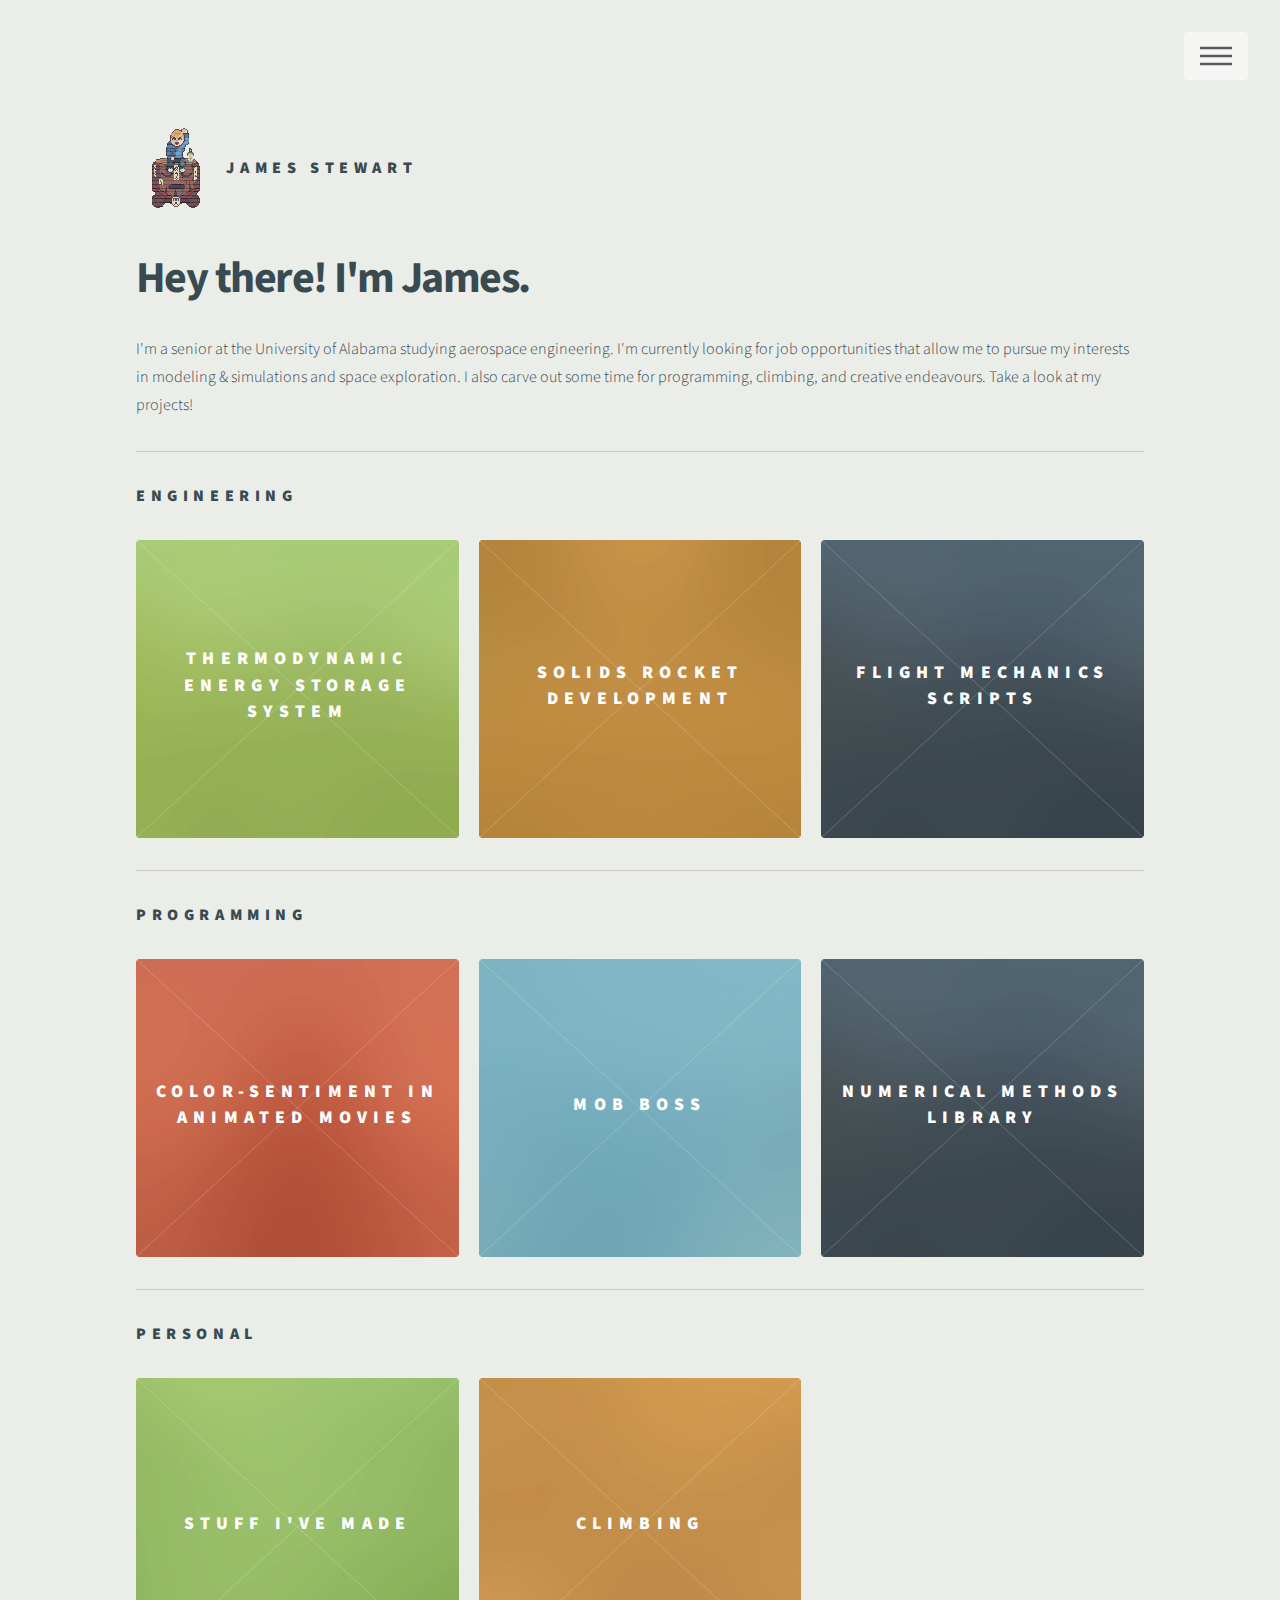
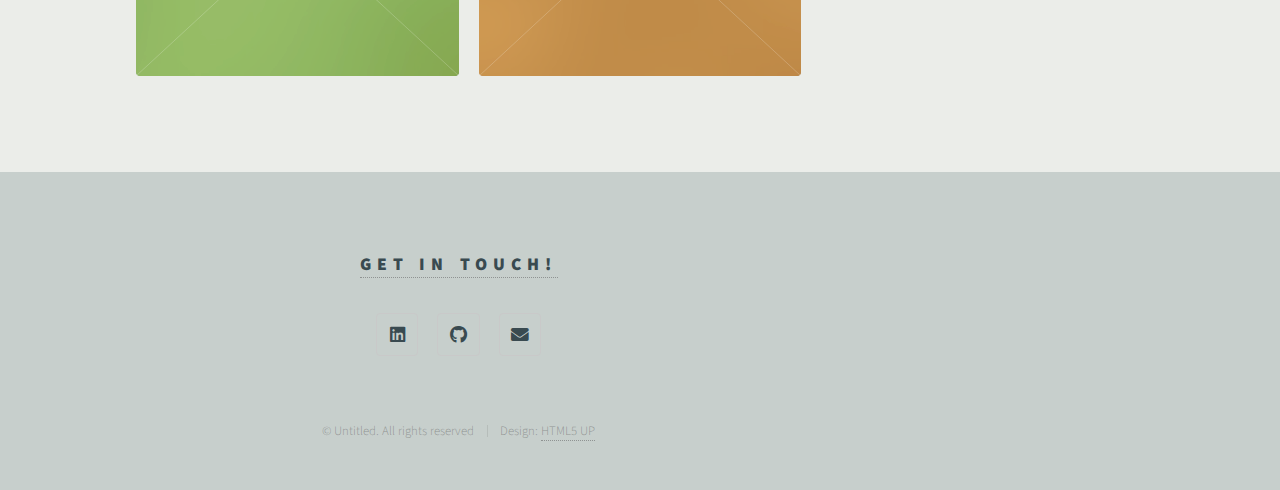
<file: index.html>
<!DOCTYPE HTML>
<!--
	Phantom by HTML5 UP
	html5up.net | @ajlkn
	Free for personal and commercial use under the CCA 3.0 license (html5up.net/license)
-->

<html>
	<head>
		<title>James' Portfolio</title>
		<meta charset="utf-8" />
		<meta name="viewport" content="width=device-width, initial-scale=1, user-scalable=no" />
		<link rel="stylesheet" href="assets/css/main.css" />
		<link rel="stylesheet" href="assets/css/flickity.css", media="screen" />
		<script src="assets/js/flickity.pkgd.min.js"></script>
		<noscript><link rel="stylesheet" href="assets/css/noscript.css" /></noscript>
	</head>
	<body class="is-preload">
		<!-- Wrapper -->
		<div id="wrapper">

			<!-- Header -->
			<header id="header">
				<div class="inner">

					<!-- Logo -->
					<a href="index.html" class="logo">
						<span class="symbol"><img src="images/logo.svg" alt="" /></span><span class="title">James Stewart</span>
					</a>

					<!-- Nav -->
					<nav>
						<ul>
							<li><a href="#menu">Menu</a></li>
						</ul>
					</nav>

				</div>
			</header>

			<!-- Menu -->
			<nav id="menu">
				<h2>Menu</h2>
				<ul>
					<li><a href="index.html">Home</a></li>
					<li><a href="#Engineering">Engineering</a></li>
					<li><a href="#Programming">Programming</a></li>
					<li><a href="#Personal">Personal</a></li>
					<li><a href="#footer">Contact</a></li>
				</ul>
			</nav>

			<!-- Main -->
			<div id="main">
				<div class="inner">
					<header>
						<h1>Hey there! I'm James.</h1>
						<p>I'm a senior at the University of Alabama studying aerospace engineering. I'm currently looking for job opportunities that allow me to pursue my interests in modeling & simulations and space exploration. I also carve out some time for programming, climbing, and creative endeavours. Take a look at my projects!</p>
						<hr />
					</header>
					<h3 id="Engineering">Engineering</h3>
					<section class="tiles">
						<article class="style2">
							<span class="image">
								<img src="images/pic06.jpg" alt="" />
							</span>
							<a href="senior-design.html">
								<h2>Thermodynamic Energy Storage System</h2>
								<div class="content">
									<p>Fall 2021 - Present</p>
									<p>Designing an energy storage system using a phase change material</p>
								</div>
							</a>
						</article>
						<article class="style3">
							<span class="image">
								<img src="images/pic03.jpg" alt="" />
							</span>
							<a href="rocket-dev.html">
								<h2>Solids Rocket Development</h2>
								<div class="content">
									<p>Fall 2020 - Spring 2021</p>
									<p>Developing a rocket as Engineering Lead for Alabama Rocketry Association's solids rocket team</p>
								</div>
							</a>
						</article>
						<article class="style6">
							<span class="image">
								<img src="images/pic06.jpg" alt="" />
							</span>
							<a href="flight-mechanics.html">
								<h2>Flight Mechanics Scripts</h2>
								<div class="content">
									<p>Spring 2021</p>
									<p>Scripts written in MATLAB and Excel to provide a comprehensive list of flight characteristics using user-provided specs of an aircraft</p>
								</div>
							</a>
						</article>
					</section>
					<hr />
					<h3 id="Programming">Programming</h3>
					<section class="tiles">
						<article class="style4">
							<span class="image">
								<img src="images/pic04.jpg" alt="" />
							</span>
							<a href="color-sentiment.html">
								<h2>Color-Sentiment in Animated Movies</h2>
								<div class="content">
									<p>Summer 2021</p>
									<p>Analyzing visuals and audios of top-grossing animated movies</p>
								</div>
							</a>
						</article>
						<article class="style1">
							<span class="image">
								<img src="images/pic01.jpg" alt="" />
							</span>
							<a href="mob-boss.html">
								<h2>Mob Boss</h2>
								<div class="content">
									<p>Summer 2021</p>
									<p>A text-based game written in Python, utilizing Discord API, that incentivizes community engagement in Discord servers</p>
								</div>
							</a>
						</article>
							<article class="style6">
							<span class="image">
							<img src="images/pic06.jpg" alt="" />
							</span>
							<a href="numerical-methods.html">
								<h2>Numerical Methods Library</h2>
								<div class="content">
									<p>Spring 2020</p>
									<p>A library of numerical methods implemented in MATLAB</p>
								</div>
							</a>
							</article>
					</section>
					<hr />
					<h3 id="Personal">Personal</h3>
					<section class="tiles">
						<article class="style2">
							<span class="image">
								<img src="images/pic02.jpg" alt="" />
							</span>
							<a href="pixel-art.h	tml">
								<h2>Stuff I've Made</h2>
								<div class="content">
									<p>Just some stuff I've made</p>
								</div>
							</a>
						</article>
						<article class="style3">
							<span class="image">
								<img src="images/pic08.jpg" alt="" />
							</span>
							<a href="climbing.html">
								<h2>Climbing</h2>
								<div class="content">
									<p>Some photos of my climbing trips</p>
								</div>
							</a>
						</article>
					</section>
				</div>
			</div>

			<!-- Footer -->
			<footer id="footer">
				<div class="inner">
					<section>
						<h2><a target="_blank" rel="noopener noreferrer" href="https://www.linkedin.com/in/jamesryanstewart">Get in Touch!</a></h2>
						<ul class="icons">
						<li><a target="_blank" rel="noopener noreferrer" href="https://www.linkedin.com/in/jamesryanstewart" class="icon brands style2 fa-linkedin"><span class="label">LinkedIn</span></a></li>
							<li><a target="_blank" rel="noopener noreferrer" href="https://github.com/mrmilkduds" class="icon brands style2 fa-github"><span class="label">GitHub</span></a></li>
							<li><a target="_blank" rel="noopener noreferrer" href="mailto: jrstewart3@crimson.ua.edu" class="icon solid style2 fa-envelope"><span class="label">Email</span></a></li>
						</ul>
							<ul class="copyright">
							<li>&copy; Untitled. All rights reserved</li><li>Design: <a href="http://html5up.net">HTML5 UP</a></li>
						</ul>
					</section>
				</div>
			</footer>

		</div>

		<!-- Scripts -->
			<script src="assets/js/jquery.min.js"></script>
			<script src="assets/js/browser.min.js"></script>
			<script src="assets/js/breakpoints.min.js"></script>
			<script src="assets/js/util.js"></script>
			<script src="assets/js/main.js"></script>

	</body>
</html>
</file>
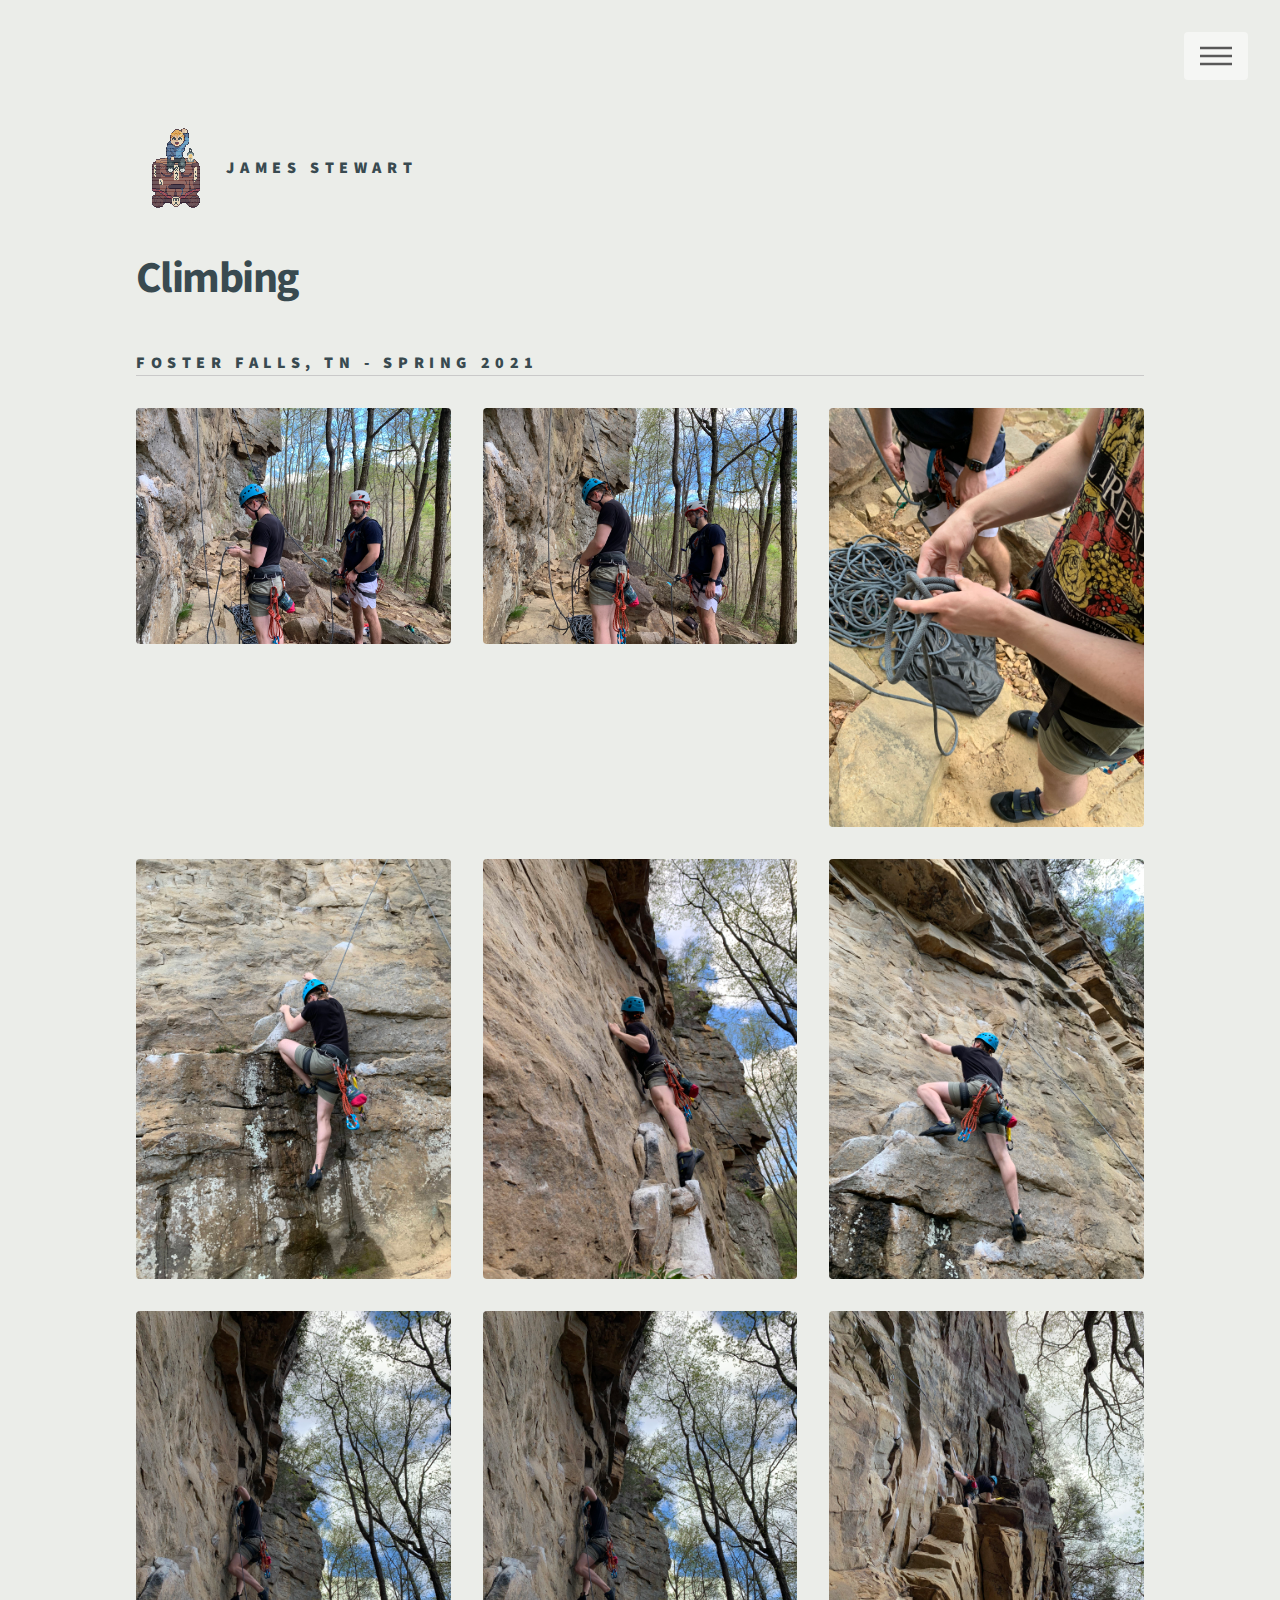
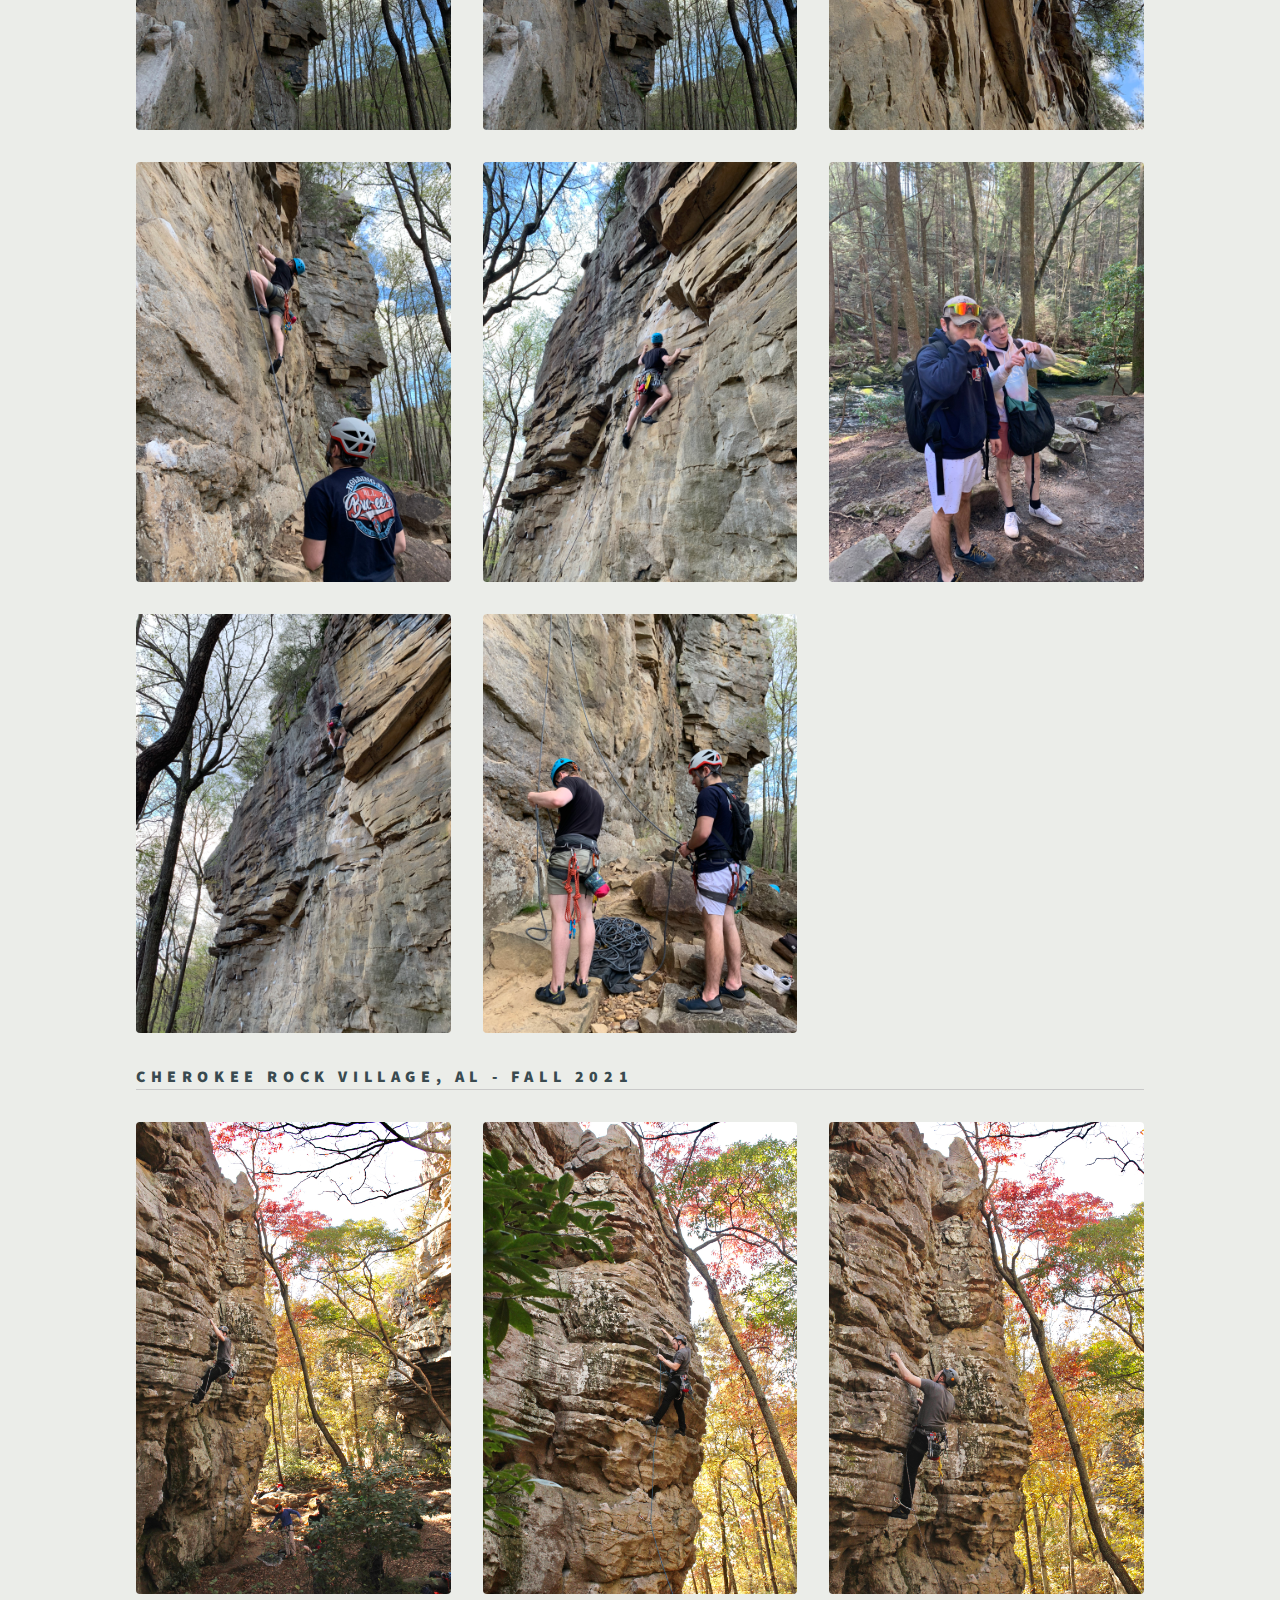
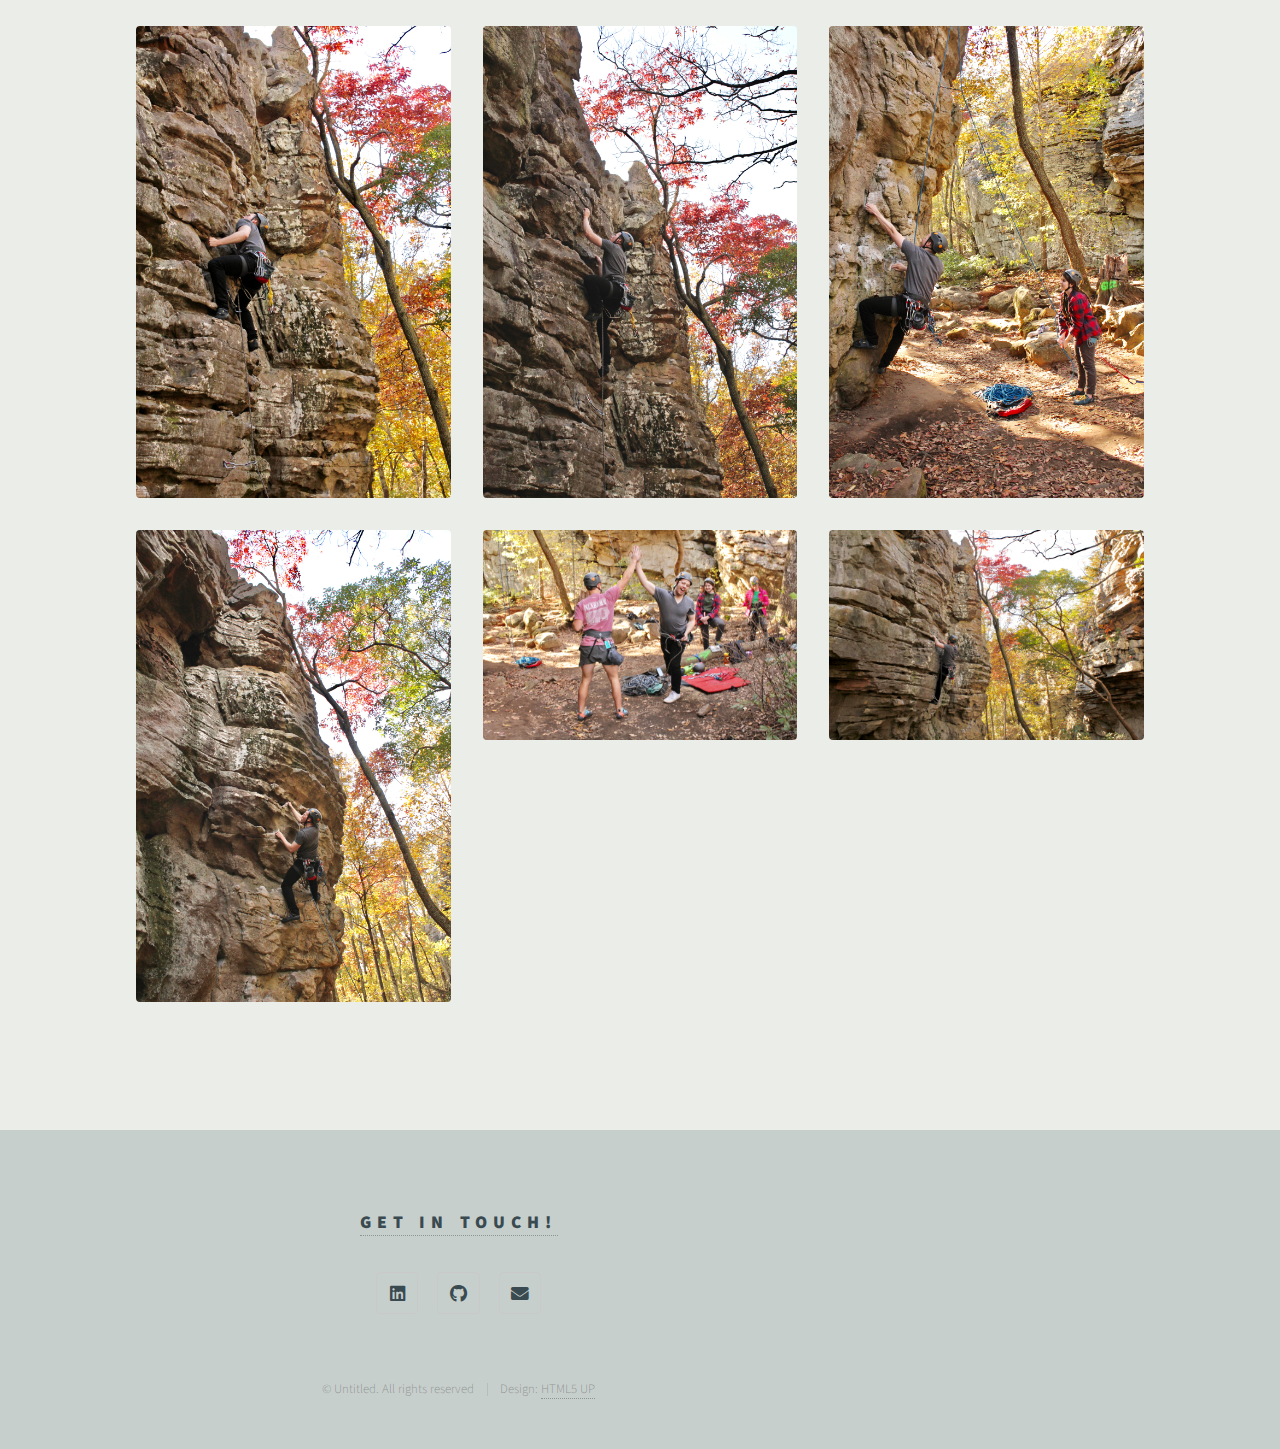
<file: climbing.html>
<!DOCTYPE HTML>
<!--
	Phantom by HTML5 UP
	html5up.net | @ajlkn
	Free for personal and commercial use under the CCA 3.0 license (html5up.net/license)
-->
<html>
	<head>
		<title>James - Climbing</title>
		<meta charset="utf-8" />
		<meta name="viewport" content="width=device-width, initial-scale=1, user-scalable=no" />
		<link rel="stylesheet" href="assets/css/main.css" />
		<noscript><link rel="stylesheet" href="assets/css/noscript.css" /></noscript>
	</head>
	<body class="is-preload">
		<!-- Wrapper -->
		<div id="wrapper">

			<!-- Header -->
			<header id="header">
				<div class="inner">

					<!-- Logo -->
					<a href="index.html" class="logo">
						<span class="symbol"><img src="images/logo.svg" alt="" /></span><span class="title">James Stewart</span>
					</a>

					<!-- Nav -->
					<nav>
						<ul>
							<li><a href="#menu">Menu</a></li>
						</ul>
					</nav>

				</div>
			</header>

			<!-- Menu -->
			<nav id="menu">
				<h2>Menu</h2>
				<ul>
					<li><a href="index.html">Home</a></li>
					<li><a href="index.html#Engineering">Engineering</a></li>
					<li><a href="index.html#Programming">Programming</a></li>
					<li><a href="index.html#Personal">Personal</a></li>
					<li><a href="#footer">Contact</a></li>
				</ul>
			</nav>

			<!-- Main -->
			<div id="main">
				<div class="inner">
					<h1>Climbing</h1>
					<h3>Foster Falls, TN - Spring 2021</h3>
					<hr class="minor"/>
					<section>
						<div class="box alt">
							<div class="row gtr-uniform">
								<div class="col-4"><span class="image fit"><img src="images/climbing/pic01.jpg" alt="" /></span></div>
								<div class="col-4"><span class="image fit"><img src="images/climbing/pic02.jpg" alt="" /></span></div>
								<div class="col-4"><span class="image fit"><img src="images/climbing/pic03.jpg" alt="" /></span></div>
								<div class="col-4"><span class="image fit"><img src="images/climbing/pic04.jpg" alt="" /></span></div>
								<div class="col-4"><span class="image fit"><img src="images/climbing/pic05.jpg" alt="" /></span></div>
								<div class="col-4"><span class="image fit"><img src="images/climbing/pic06.jpg" alt="" /></span></div>
								<div class="col-4"><span class="image fit"><img src="images/climbing/pic07.jpg" alt="" /></span></div>
								<div class="col-4"><span class="image fit"><img src="images/climbing/pic08.jpg" alt="" /></span></div>
								<div class="col-4"><span class="image fit"><img src="images/climbing/pic09.jpg" alt="" /></span></div>
								<div class="col-4"><span class="image fit"><img src="images/climbing/pic10.jpg" alt="" /></span></div>
								<div class="col-4"><span class="image fit"><img src="images/climbing/pic11.jpg" alt="" /></span></div>
								<div class="col-4"><span class="image fit"><img src="images/climbing/pic12.jpg" alt="" /></span></div>
								<div class="col-4"><span class="image fit"><img src="images/climbing/pic13.jpg" alt="" /></span></div>
								<div class="col-4"><span class="image fit"><img src="images/climbing/pic14.jpg" alt="" /></span></div>

							</div>
						</div>
					</section>
					<h3>Cherokee Rock Village, AL - Fall 2021</h3>
					<hr class="minor"/>
					<section>
						<div class="box alt">
							<div class="row gtr-uniform">
								<div class="col-4"><span class="image fit"><img src="images/climbing/pic15.JPG" alt="" /></span></div>
								<div class="col-4"><span class="image fit"><img src="images/climbing/pic16.JPG" alt="" /></span></div>
								<div class="col-4"><span class="image fit"><img src="images/climbing/pic17.JPG" alt="" /></span></div>
								<div class="col-4"><span class="image fit"><img src="images/climbing/pic18.JPG" alt="" /></span></div>
								<div class="col-4"><span class="image fit"><img src="images/climbing/pic19.JPG" alt="" /></span></div>
								<div class="col-4"><span class="image fit"><img src="images/climbing/pic20.JPG" alt="" /></span></div>
								<div class="col-4"><span class="image fit"><img src="images/climbing/pic21.JPG" alt="" /></span></div>
								<div class="col-4"><span class="image fit"><img src="images/climbing/pic22.JPG" alt="" /></span></div>
								<div class="col-4"><span class="image fit"><img src="images/climbing/pic23.JPG" alt="" /></span></div>
							</div>
						</div>
					</section>
				</div>
			</div>

			<!-- Footer -->
			<footer id="footer">
				<div class="inner">
					<section>
						<h2><a target="_blank" rel="noopener noreferrer" href="https://www.linkedin.com/in/jamesryanstewart">Get in Touch!</a></h2>
						<ul class="icons">
						<li><a target="_blank" rel="noopener noreferrer" href="https://www.linkedin.com/in/jamesryanstewart" class="icon brands style2 fa-linkedin"><span class="label">LinkedIn</span></a></li>
							<li><a target="_blank" rel="noopener noreferrer" href="https://github.com/mrmilkduds" class="icon brands style2 fa-github"><span class="label">GitHub</span></a></li>
							<li><a target="_blank" rel="noopener noreferrer" href="mailto: jrstewart3@crimson.ua.edu" class="icon solid style2 fa-envelope"><span class="label">Email</span></a></li>
						</ul>
							<ul class="copyright">
							<li>&copy; Untitled. All rights reserved</li><li>Design: <a href="http://html5up.net">HTML5 UP</a></li>
						</ul>
					</section>
				</div>
			</footer>
	</div>

				<!-- Scripts -->
				<script src="assets/js/jquery.min.js"></script>
				<script src="assets/js/browser.min.js"></script>
				<script src="assets/js/breakpoints.min.js"></script>
				<script src="assets/js/util.js"></script>
				<script src="assets/js/main.js"></script>

</body>
</html>
</file>
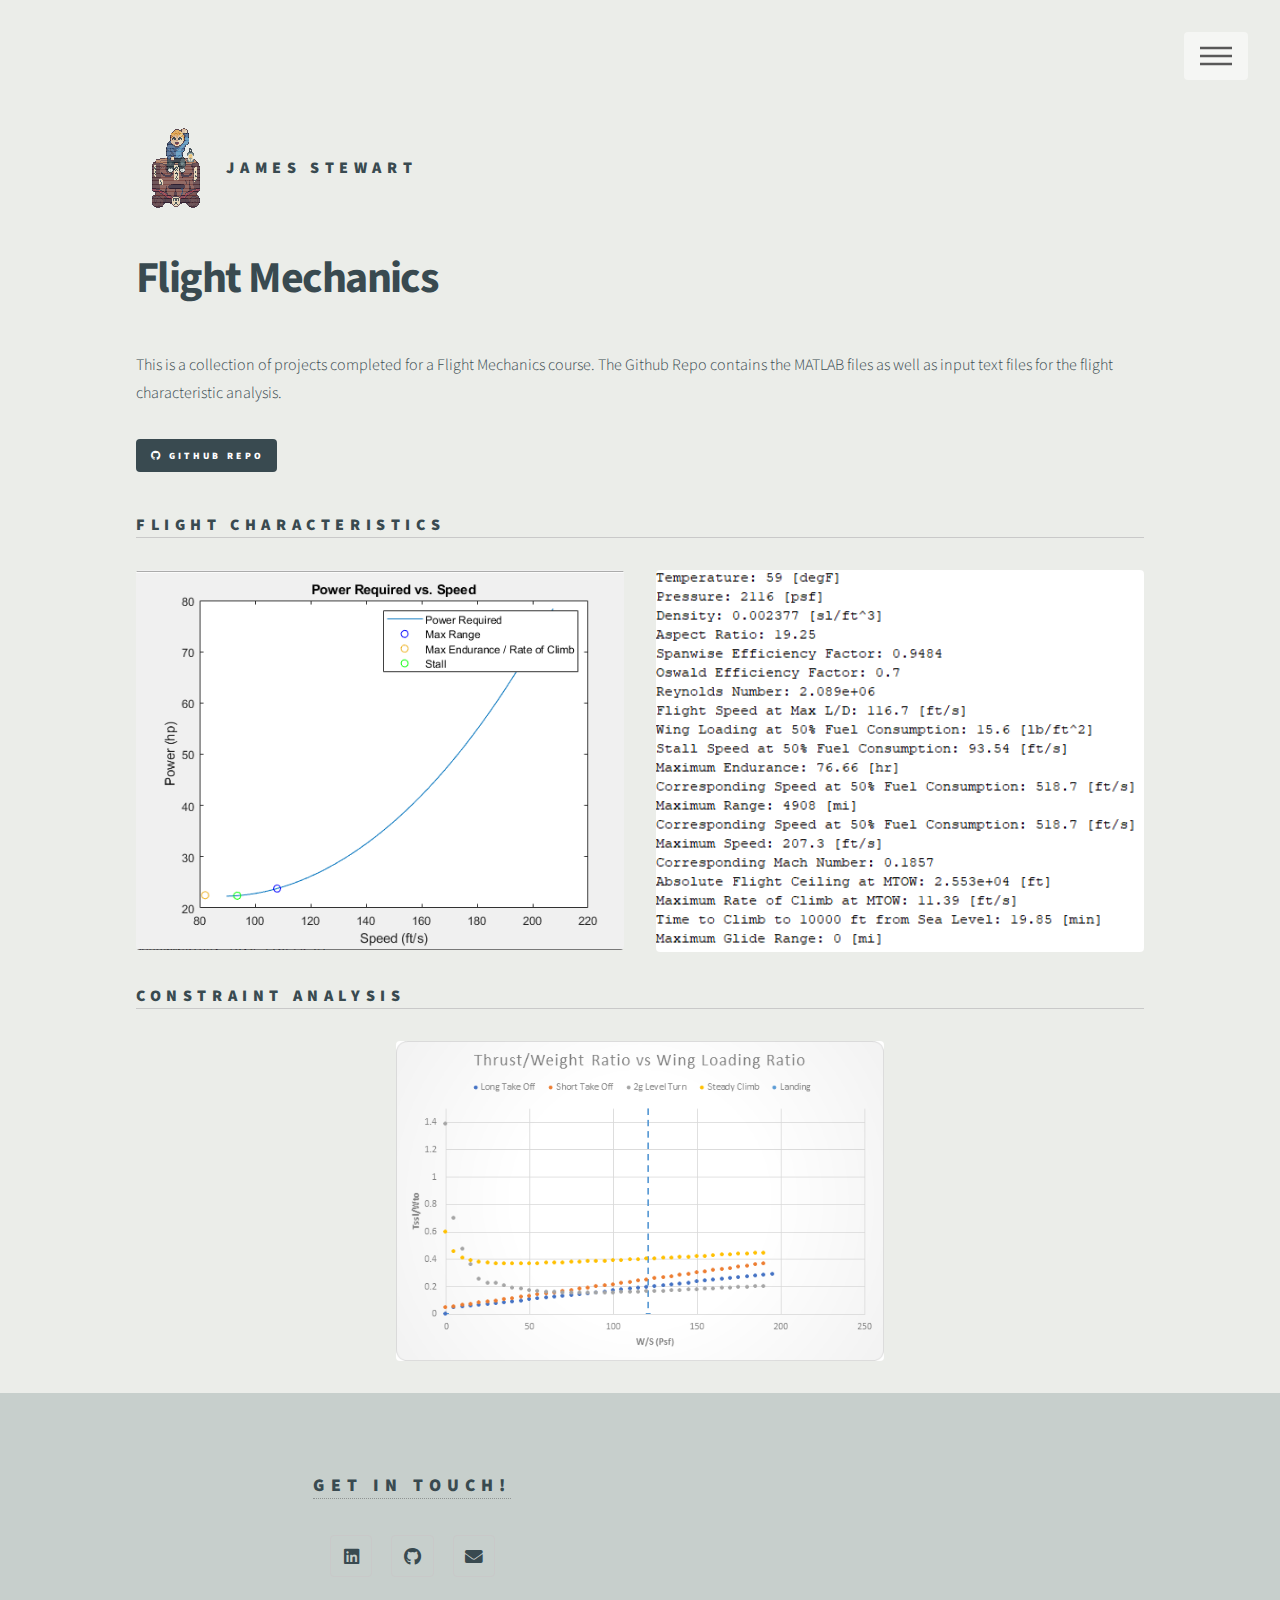
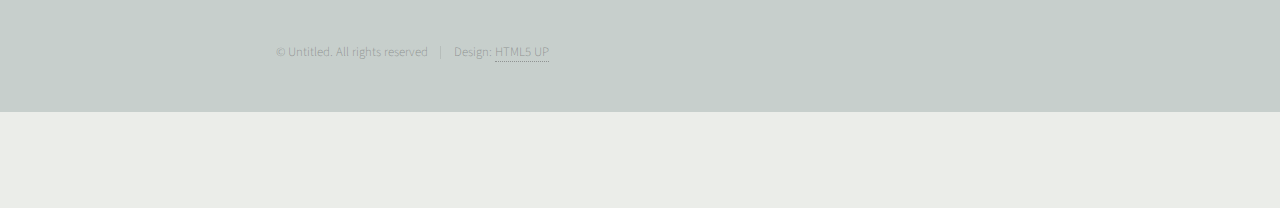
<file: flight-mechanics.html>
<!DOCTYPE HTML>
<!--
    Phantom by HTML5 UP
    html5up.net | @ajlkn
    Free for personal and commercial use under the CCA 3.0 license (html5up.net/license)
-->
<html>
<head>
    <title>James' Portfolio - Flight Mechanics</title>
    <meta charset="utf-8" />
    <meta name="viewport" content="width=device-width, initial-scale=1, user-scalable=no" />
    <link rel="stylesheet" href="assets/css/main.css" />
    <noscript><link rel="stylesheet" href="assets/css/noscript.css" /></noscript>
</head>
<body class="is-preload">
    <!-- Wrapper -->
    <div id="wrapper">

        <!-- Header -->
        <header id="header">
            <div class="inner">

                <!-- Logo -->
                <a href="index.html" class="logo">
                    <span class="symbol"><img src="images/logo.svg" alt="" /></span><span class="title">James Stewart</span>
                </a>

                <!-- Nav -->
                <nav>
                    <ul>
                        <li><a href="#menu">Menu</a></li>
                    </ul>
                </nav>

            </div>
        </header>

        <!-- Menu -->
        <nav id="menu">
            <h2>Menu</h2>
				<ul>
					<li><a href="index.html">Home</a></li>
					<li><a href="index.html#Engineering">Engineering</a></li>
					<li><a href="index.html#Programming">Programming</a></li>
					<li><a href="index.html#Personal">Personal</a></li>
					<li><a href="#footer">Contact</a></li>
				</ul>
        </nav>

        <!-- Main -->
        <div id="main">
            <div class="inner">
                <h1>Flight Mechanics</h1>
                <p>This is a collection of projects completed for a Flight Mechanics course. The Github Repo contains the MATLAB files as well as input text files for the flight characteristic analysis.</p>
				<ul class="actions">
				  <li><a target="_blank" rel="noopener noreferrer" href="https://github.com/mrmilkduds/Flight-Mechanics" class="button primary small icon brands fa-github">Github Repo</a></li>
				</ul>
                <h3>Flight Characteristics</h3>
                <hr class="minor" />
                <div class="box alt">
                    <div class="row gtr-uniform">
                        <div class="col-6"><span class="image fit"><img src="images/flight-mechanics/pic01.PNG" alt="" /></span></div>
                        <div class="col-6"><span class="image fit"><img src="images/flight-mechanics/pic02.PNG" alt="" /></span></div>                 
                    </div>
                </div>

                <h3>Constraint Analysis</h3>
                <hr class="minor" />
                <div class="box alt">
                    <div class="row gtr-uniform">
						<div class="col-3"></div>
                        <div class="col-6"><span class="image main"><img src="images/flight-mechanics/pic03.png" alt="" /></span></div>
						<div class="col-3"></div>

                </div>
            </div>
        </div>

			<!-- Footer -->
			<footer id="footer">
				<div class="inner">
					<section>
						<h2><a target="_blank" rel="noopener noreferrer" href="https://www.linkedin.com/in/jamesryanstewart">Get in Touch!</a></h2>
						<ul class="icons">
						<li><a target="_blank" rel="noopener noreferrer" href="https://www.linkedin.com/in/jamesryanstewart" class="icon brands style2 fa-linkedin"><span class="label">LinkedIn</span></a></li>
							<li><a target="_blank" rel="noopener noreferrer" href="https://github.com/mrmilkduds" class="icon brands style2 fa-github"><span class="label">GitHub</span></a></li>
							<li><a target="_blank" rel="noopener noreferrer" href="mailto: jrstewart3@crimson.ua.edu" class="icon solid style2 fa-envelope"><span class="label">Email</span></a></li>
						</ul>
							<ul class="copyright">
							<li>&copy; Untitled. All rights reserved</li><li>Design: <a href="http://html5up.net">HTML5 UP</a></li>
						</ul>
					</section>
				</div>
			</footer>
	</div>

    <!-- Scripts -->
    <script src="assets/js/jquery.min.js"></script>
    <script src="assets/js/browser.min.js"></script>
    <script src="assets/js/breakpoints.min.js"></script>
    <script src="assets/js/util.js"></script>
    <script src="assets/js/main.js"></script>

</body>
</html>
</file>
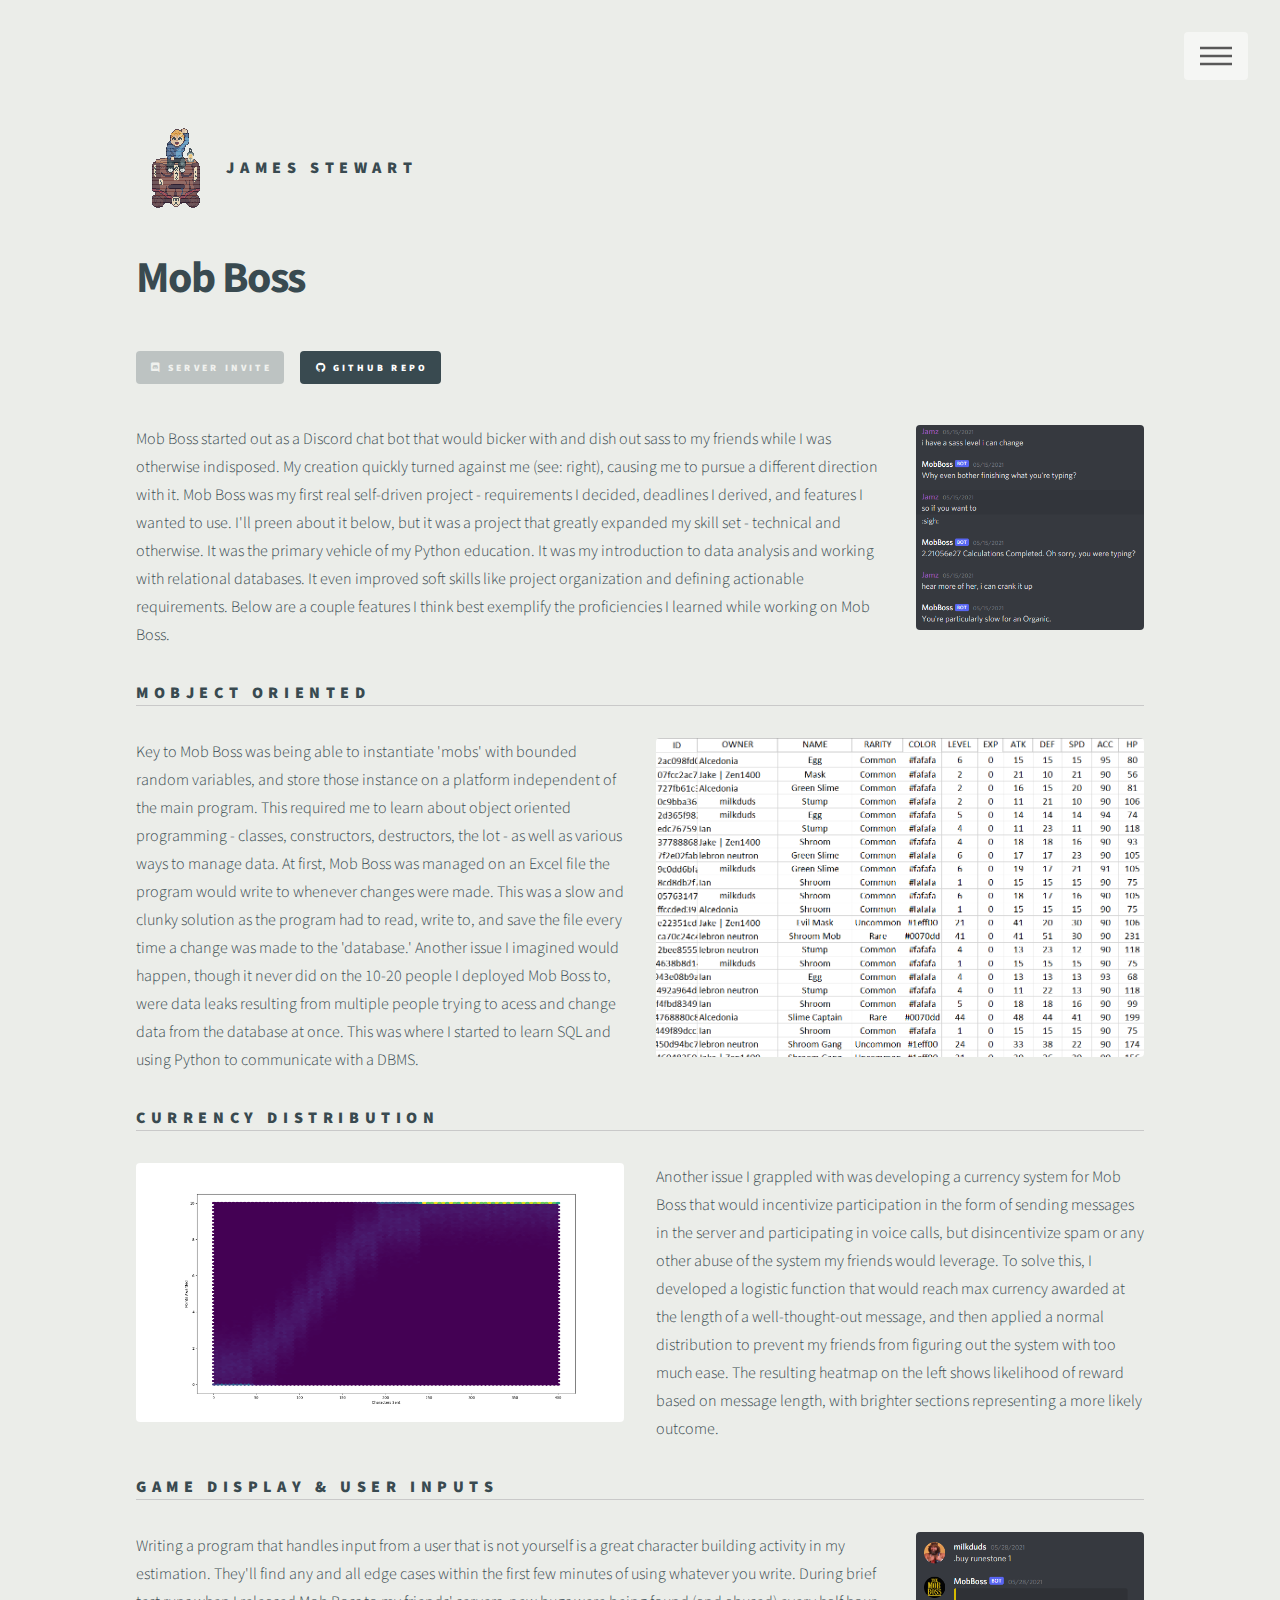
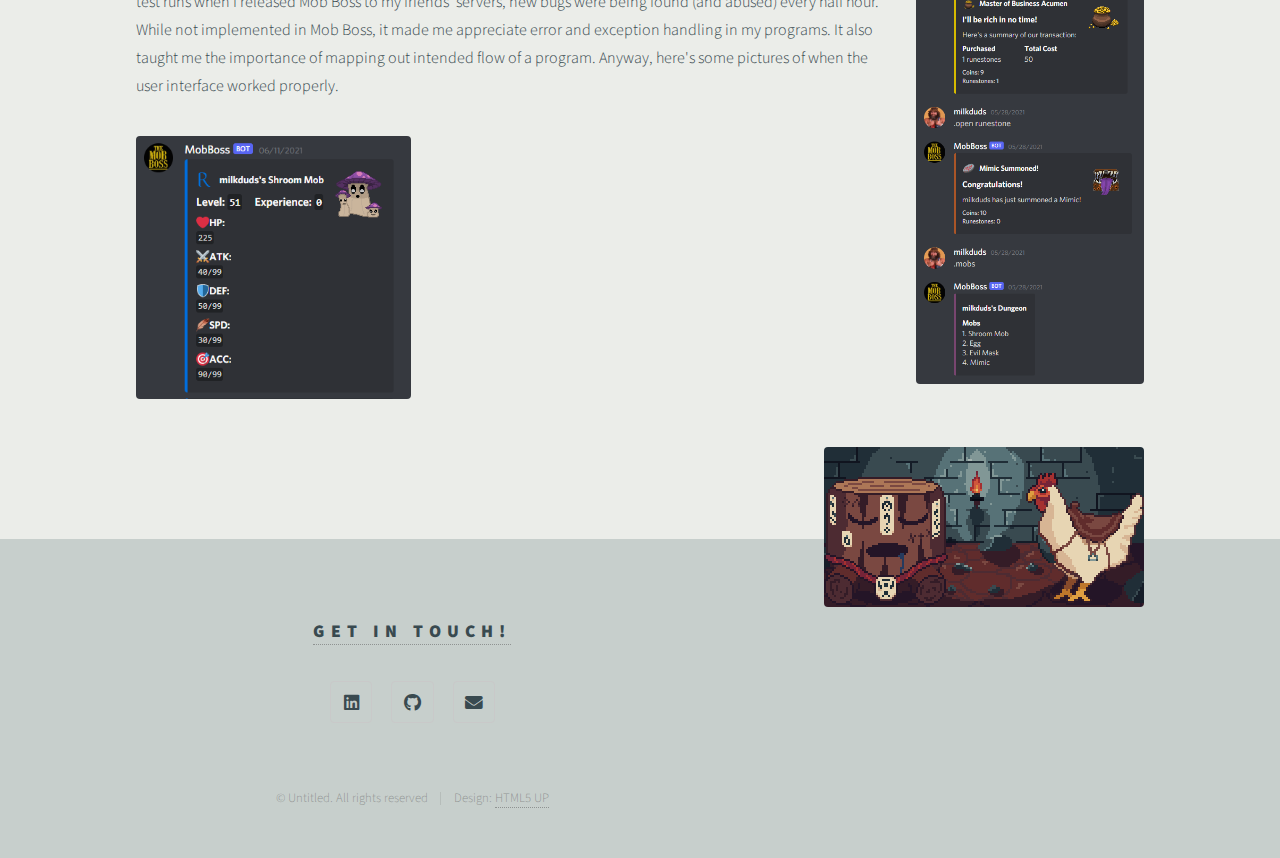
<file: mob-boss.html>
<!DOCTYPE HTML>
<!--
    Phantom by HTML5 UP
    html5up.net | @ajlkn
    Free for personal and commercial use under the CCA 3.0 license (html5up.net/license)
-->
<html>
<head>
    <title>James's Portfolio - Mob Boss</title>
    <meta charset="utf-8" />
    <meta name="viewport" content="width=device-width, initial-scale=1, user-scalable=no" />
    <link rel="stylesheet" href="assets/css/main.css" />
    <noscript><link rel="stylesheet" href="assets/css/noscript.css" /></noscript>
</head>
<body class="is-preload">
    <!-- Wrapper -->
    <div id="wrapper">

        <!-- Header -->
        <header id="header">
            <div class="inner">

                <!-- Logo -->
                <a href="index.html" class="logo">
                    <span class="symbol"><img src="images/logo.svg" alt="" /></span><span class="title">James Stewart</span>
                </a>


                <!-- Nav -->
                <nav>
                    <ul>
                        <li><a href="#menu">Menu</a></li>
                    </ul>
                </nav>

            </div>
        </header>

        <!-- Menu -->
        <nav id="menu">
            <h2>Menu</h2>
				<ul>
					<li><a href="index.html">Home</a></li>
					<li><a href="index.html#Engineering">Engineering</a></li>
					<li><a href="index.html#Programming">Programming</a></li>
					<li><a href="index.html#Personal">Personal</a></li>
					<li><a href="#footer">Contact</a></li>
				</ul>
        </nav>

        <!-- Main -->
        <div id="main">
            <div class="inner">
                <h1>Mob Boss</h1>
                <div class="row">
                    <div class="col-2">
                        <ul class="actions">
                            <li><span class="button primary disabled small icon brands fa-discord">Server Invite</span></li>
							<li><a target="_blank" rel="noopener noreferrer" href="https://github.com/mrmilkduds/Mob-Boss" class="button primary small icon brands fa-github">Github Repo</a></li>
                        </ul>
                    </div>
                </div>
				<div class="row">
					<div class="col-9">
					<p>Mob Boss started out as a Discord chat bot that would bicker with and dish out sass to my friends while I was otherwise indisposed. My creation quickly turned against me (see: right), causing me to pursue a different direction with it. Mob Boss was my first real self-driven project - requirements I decided, deadlines I derived, and features I wanted to use. I'll preen about it below, but it was a project that greatly expanded my skill set - technical and otherwise. It was the primary vehicle of my Python education. It was my introduction to data analysis and working with relational databases. It even improved soft skills like project organization and defining actionable requirements. Below are a couple features I think best exemplify the proficiencies I learned while working on Mob Boss.</p>
					</div>
					<div class="col-3"><span class="image fit"><img src="images/mob-boss/pic01.PNG" alt="" /></span></div>
				</div>
				<h3>MObject Oriented</h3>
				<hr class="minor" />
				<div class="box alt">
					<div class="row gtr-uniform ">
						<div class = "col-6">
							<p> Key to Mob Boss was being able to instantiate 'mobs' with bounded random variables, and store those instance on a platform independent of the main program. This required me to learn about object oriented programming - classes, constructors, destructors, the lot - as well as various ways to manage data. At first, Mob Boss was managed on an Excel file the program would write to whenever changes were made. This was a slow and clunky solution as the program had to read, write to, and save the file every time a change was made to the 'database.' Another issue I imagined would happen, though it never did on the 10-20 people I deployed Mob Boss to, were data leaks resulting from multiple people trying to acess and change data from the database at once. This was where I started to learn SQL and using Python to communicate with a DBMS.</p>
						</div>
						<div class="col-6">
						<span class="image fit"><img src="images/mob-boss/pic02.PNG" alt=""/></span></div>
					</div>
				</div>
				<space></space>
				<h3>Currency Distribution</h3>
				<hr class="minor" />
				<div class="box alt">
					<div class="row gtr-uniform ">
						<div class="col-6">
							<span class="image fit"><img src="images/mob-boss/pic05.png" alt=""/></span></div>
						<div class="col-6">
								<p>Another issue I grappled with was developing a currency system for Mob Boss that would incentivize participation in the form of sending messages in the server and  participating in voice calls, but disincentivize spam or any other abuse of the system my friends would leverage. To solve this, I developed a logistic function that would reach max currency awarded at the length of a well-thought-out message, and then applied a normal distribution to prevent my friends from figuring out the system with too much ease. The resulting heatmap on the left shows likelihood of reward based on message length, with brighter sections representing a more likely outcome.</p>
							</div>
				  </div>
				</div>
				<h3>Game Display & User Inputs</h3>
				<hr class="minor" />
				<div class="box alt">
			  		<div class="row gtr-uniform ">
						<div class="col-9">
							<p>Writing a program that handles input from a user that is not yourself is a great character building activity in my estimation. They'll find any and all edge cases within the first few minutes of using whatever you write. During brief test runs when I released Mob Boss to my friends' servers, new bugs were being found (and abused) every half hour. While not implemented in Mob Boss, it made me appreciate error and exception handling in my programs. It also taught me the importance of mapping out intended flow of a program. Anyway, here's some pictures of when the user interface worked properly.</p>
							
							<div class="col-6">
							<span class="image left"><img src="images/mob-boss/pic04.PNG" alt=""/></span></div>
						</div>
						<div class="col-3">
							<span class="image fit"><img src="images/mob-boss/pic03.PNG" alt=""/></span></div>
					</div>
				</div>
						<span class="image right"><img src="images/mob-boss_03.png" alt="" class="align-center" /></span>
		  </div>
            </div>
        </div>

				<!-- Footer -->
			<footer id="footer">
				<div class="inner">
					<section>
						<h2><a target="_blank" rel="noopener noreferrer" href="https://www.linkedin.com/in/jamesryanstewart">Get in Touch!</a></h2>
						<ul class="icons">
						<li><a target="_blank" rel="noopener noreferrer" href="https://www.linkedin.com/in/jamesryanstewart" class="icon brands style2 fa-linkedin"><span class="label">LinkedIn</span></a></li>
							<li><a target="_blank" rel="noopener noreferrer" href="https://github.com/mrmilkduds" class="icon brands style2 fa-github"><span class="label">GitHub</span></a></li>
							<li><a target="_blank" rel="noopener noreferrer" href="mailto: jrstewart3@crimson.ua.edu" class="icon solid style2 fa-envelope"><span class="label">Email</span></a></li>
						</ul>
							<ul class="copyright">
							<li>&copy; Untitled. All rights reserved</li><li>Design: <a href="http://html5up.net">HTML5 UP</a></li>
						</ul>
					</section>
				</div>
			</footer>


    </div>

    <!-- Scripts -->
    <script src="assets/js/jquery.min.js"></script>
    <script src="assets/js/browser.min.js"></script>
    <script src="assets/js/breakpoints.min.js"></script>
    <script src="assets/js/util.js"></script>
    <script src="assets/js/main.js"></script>

</body>
</html>
</file>
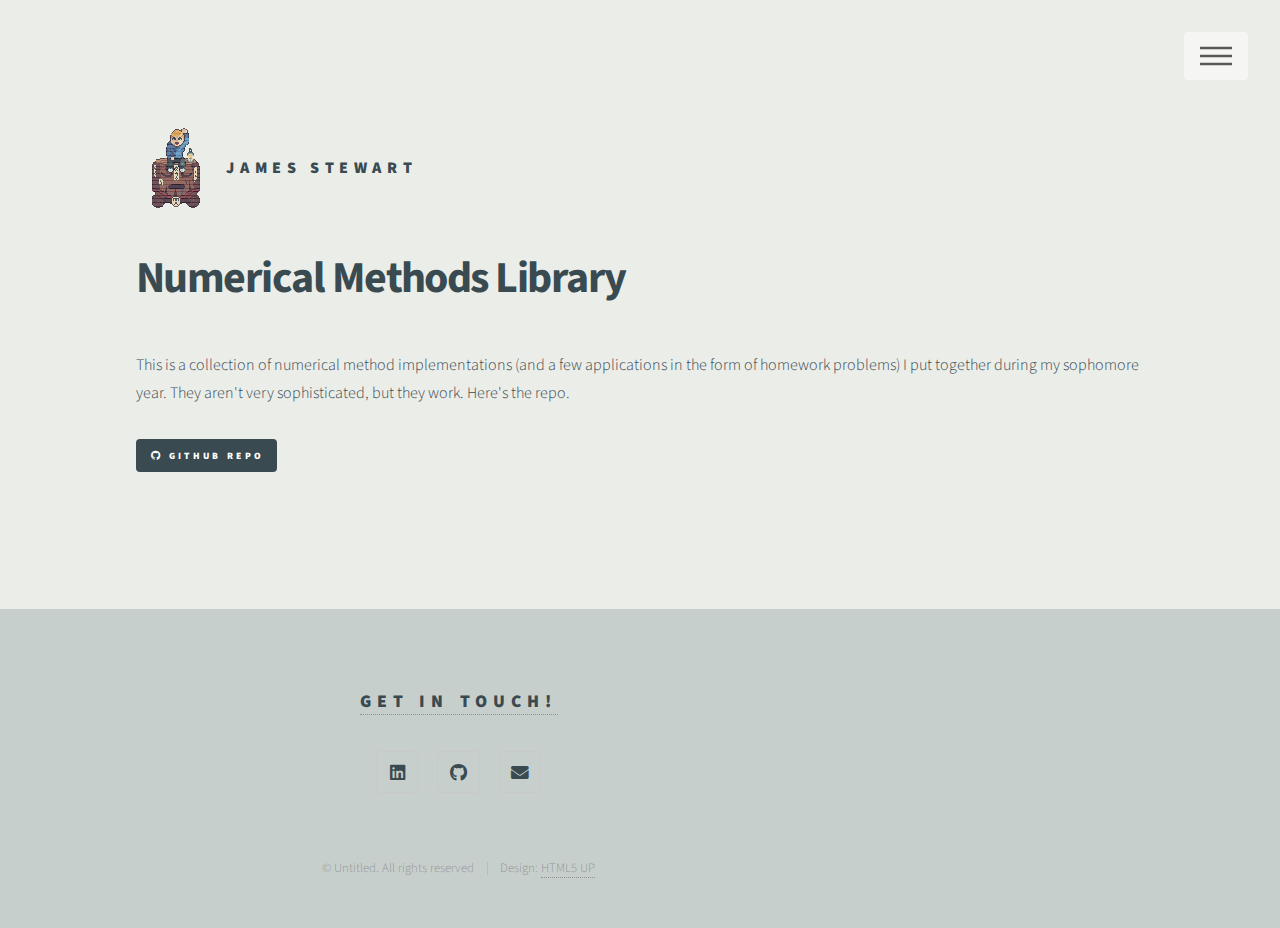
<file: numerical-methods.html>
<!DOCTYPE HTML>
<!--
    Phantom by HTML5 UP
    html5up.net | @ajlkn
    Free for personal and commercial use under the CCA 3.0 license (html5up.net/license)
-->
<html>
<head>
    <title>James' Portfolio - Numerical Methods</title>
    <meta charset="utf-8" />
    <meta name="viewport" content="width=device-width, initial-scale=1, user-scalable=no" />
    <link rel="stylesheet" href="assets/css/main.css" />
    <noscript><link rel="stylesheet" href="assets/css/noscript.css" /></noscript>
</head>
<body class="is-preload">
    <!-- Wrapper -->
    <div id="wrapper">

        <!-- Header -->
        <header id="header">
            <div class="inner">

                <!-- Logo -->
                <a href="index.html" class="logo">
                    <span class="symbol"><img src="images/logo.svg" alt="" /></span><span class="title">James Stewart</span>
                </a>

                <!-- Nav -->
                <nav>
                    <ul>
                        <li><a href="#menu">Menu</a></li>
                    </ul>
                </nav>

            </div>
        </header>

        <!-- Menu -->
        <nav id="menu">
            <h2>Menu</h2>
				<ul>
					<li><a href="index.html">Home</a></li>
					<li><a href="index.html#Engineering">Engineering</a></li>
					<li><a href="index.html#Programming">Programming</a></li>
					<li><a href="index.html#Personal">Personal</a></li>
					<li><a href="#footer">Contact</a></li>
				</ul>
        </nav>

        <!-- Main -->
        <div id="main">
            <div class="inner">
                <h1>Numerical Methods Library</h1>
                <p>This is a collection of numerical method implementations (and a few applications in the form of homework problems) I put together during my sophomore year. They aren't very sophisticated, but they work. Here's the repo.</p>
				<ul class="actions">
					<li><a target="_blank" rel="noopener noreferrer" href="https://github.com/mrmilkduds/Numerical-Methods" class="button primary small icon brands fa-github">Github Repo</a></li>
				</ul>
            </div>
        </div>

			<!-- Footer -->
			<footer id="footer">
				<div class="inner">
					<section>
						<h2><a target="_blank" rel="noopener noreferrer" href="https://www.linkedin.com/in/jamesryanstewart">Get in Touch!</a></h2>
						<ul class="icons">
						<li><a target="_blank" rel="noopener noreferrer" href="https://www.linkedin.com/in/jamesryanstewart" class="icon brands style2 fa-linkedin"><span class="label">LinkedIn</span></a></li>
							<li><a target="_blank" rel="noopener noreferrer" href="https://github.com/mrmilkduds" class="icon brands style2 fa-github"><span class="label">GitHub</span></a></li>
							<li><a target="_blank" rel="noopener noreferrer" href="mailto: jrstewart3@crimson.ua.edu" class="icon solid style2 fa-envelope"><span class="label">Email</span></a></li>
						</ul>
							<ul class="copyright">
							<li>&copy; Untitled. All rights reserved</li><li>Design: <a href="http://html5up.net">HTML5 UP</a></li>
						</ul>
					</section>
				</div>
			</footer>
	</div>

    <!-- Scripts -->
    <script src="assets/js/jquery.min.js"></script>
    <script src="assets/js/browser.min.js"></script>
    <script src="assets/js/breakpoints.min.js"></script>
    <script src="assets/js/util.js"></script>
    <script src="assets/js/main.js"></script>

</body>
</html>
</file>
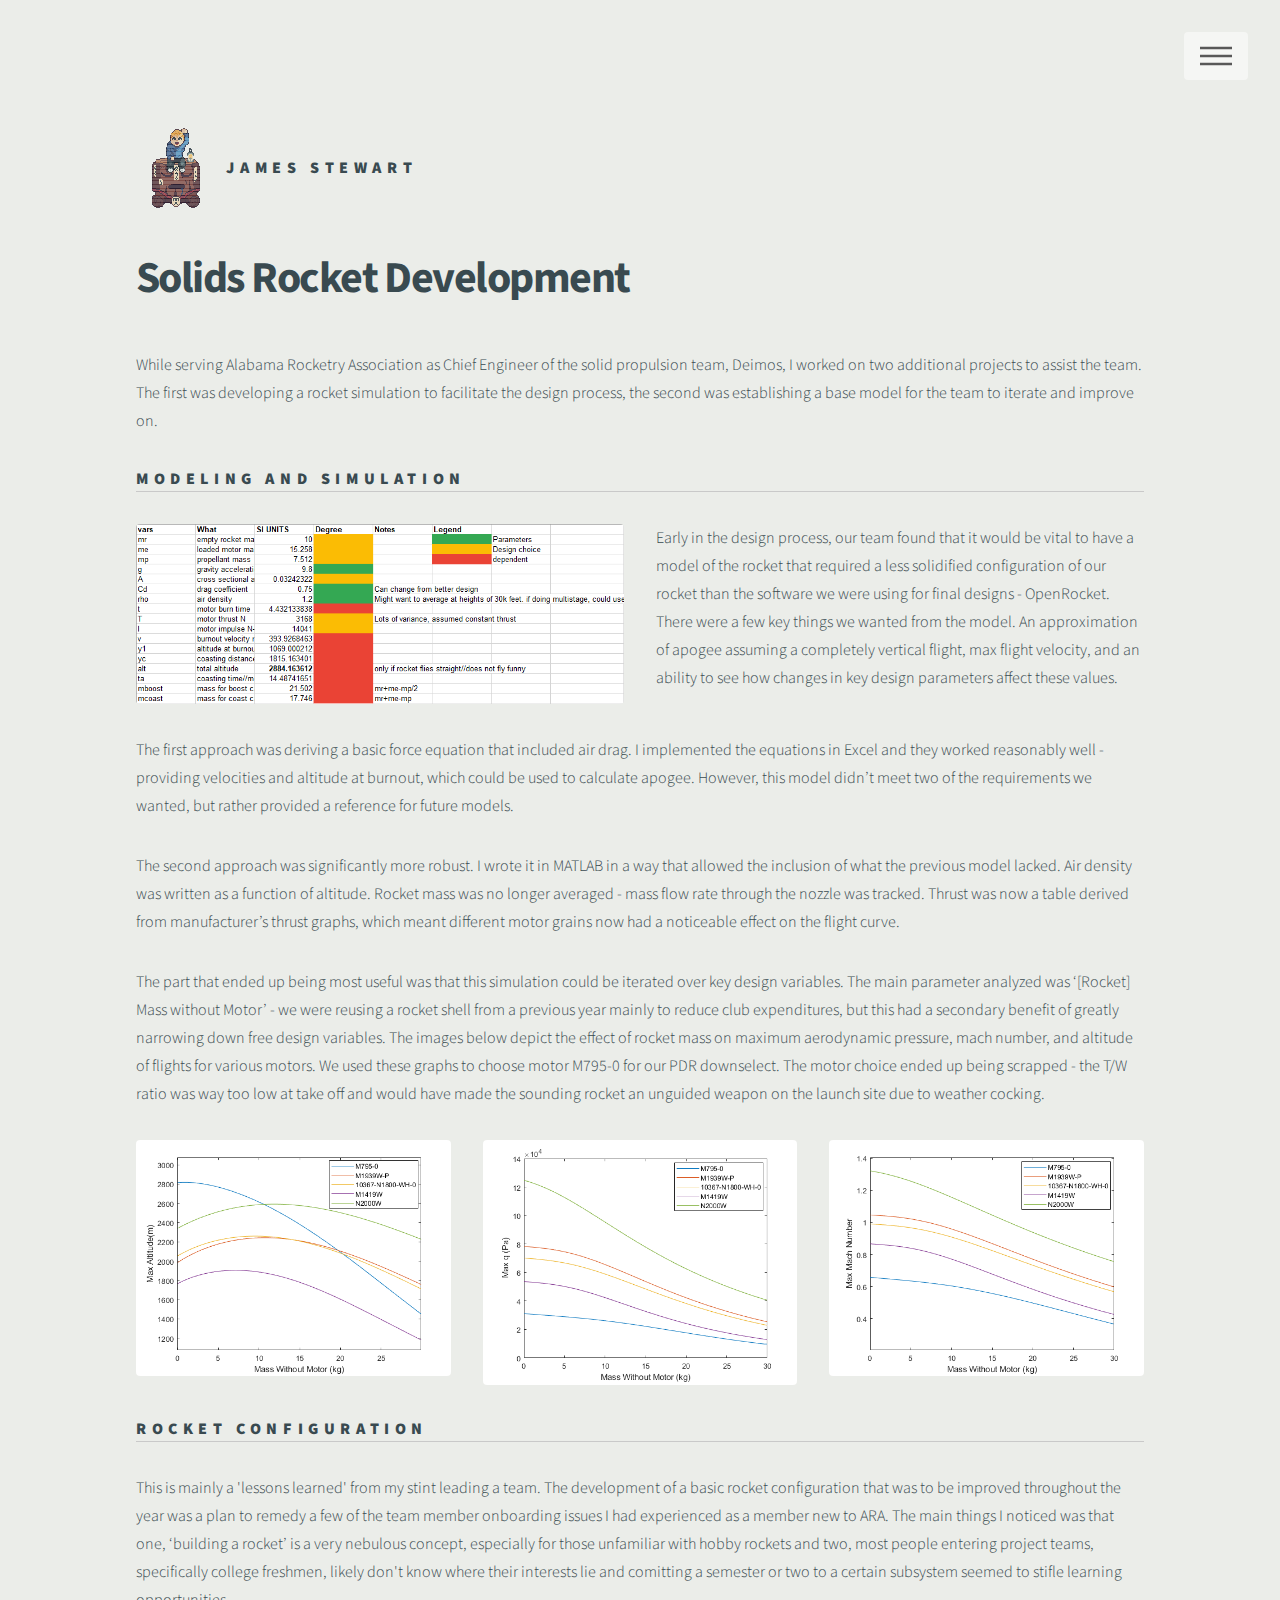
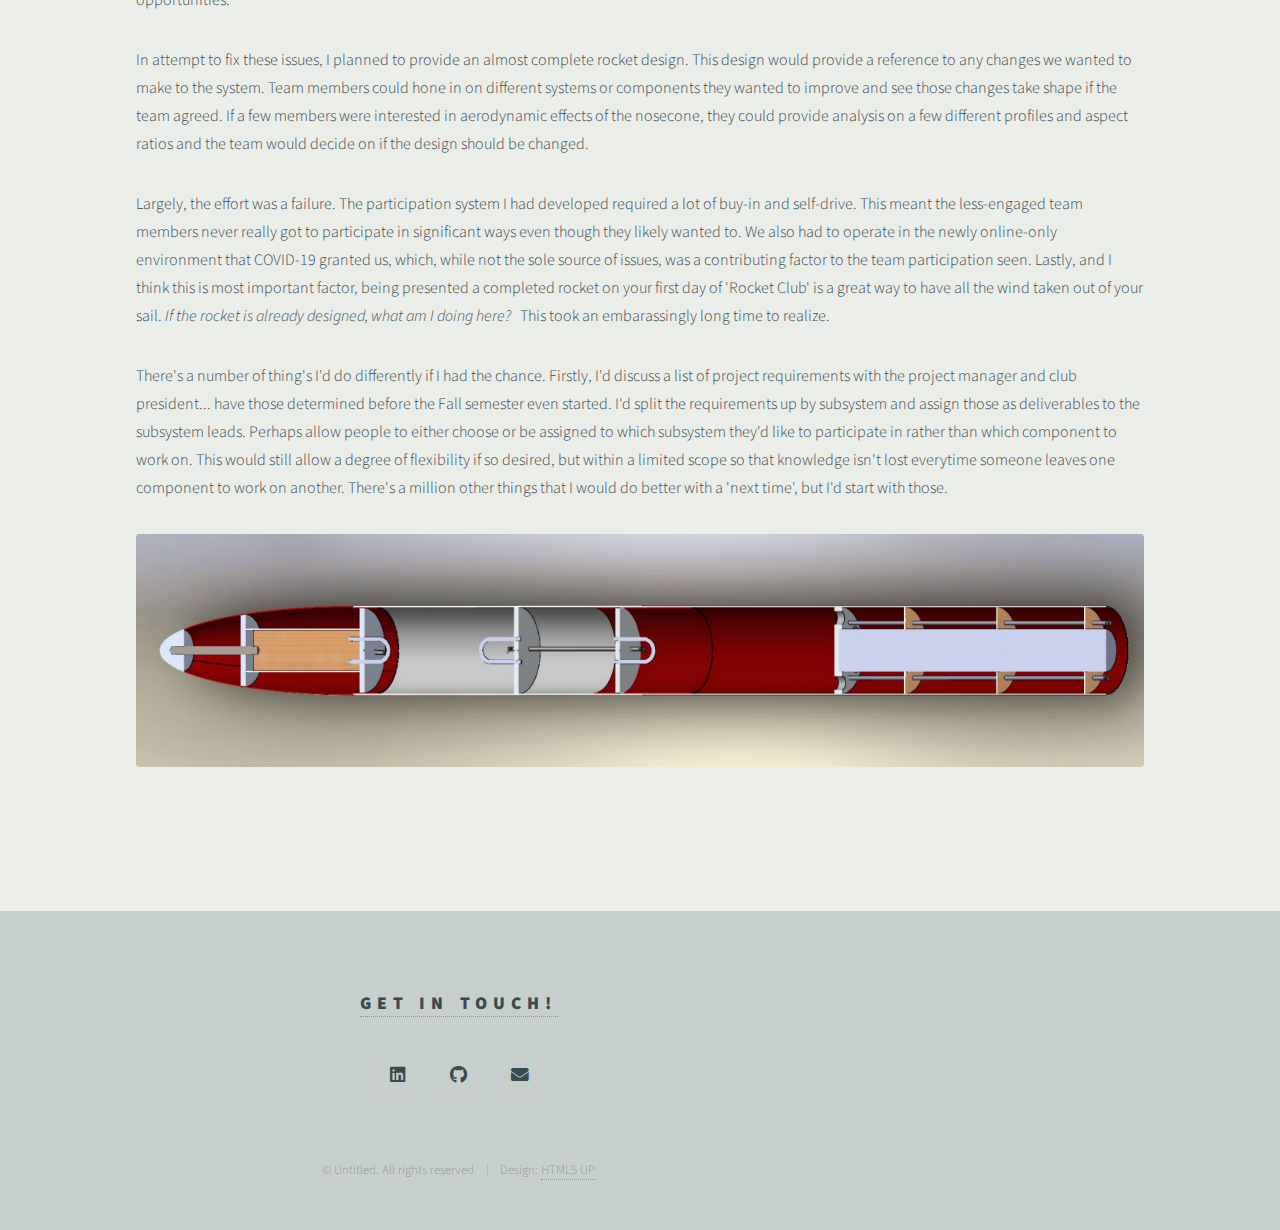
<file: rocket-dev.html>
<!DOCTYPE HTML>
<!--
    Phantom by HTML5 UP
    html5up.net | @ajlkn
    Free for personal and commercial use under the CCA 3.0 license (html5up.net/license)
-->
<html>
<head>
    <title>James' Portfolio - Solids Rocket Development</title>
    <meta charset="utf-8" />
    <meta name="viewport" content="width=device-width, initial-scale=1, user-scalable=no" />
    <link rel="stylesheet" href="assets/css/main.css" />
    <noscript><link rel="stylesheet" href="assets/css/noscript.css" /></noscript>
</head>
<body class="is-preload">
    <!-- Wrapper -->
    <div id="wrapper">

        <!-- Header -->
        <header id="header">
            <div class="inner">

                <!-- Logo -->
                <a href="index.html" class="logo">
                    <span class="symbol"><img src="images/logo.svg" alt="" /></span><span class="title">James Stewart</span>
                </a>

                <!-- Nav -->
                <nav>
                    <ul>
                        <li><a href="#menu">Menu</a></li>
                    </ul>
                </nav>

            </div>
        </header>

        <!-- Menu -->
        <nav id="menu">
            <h2>Menu</h2>
				<ul>
					<li><a href="index.html">Home</a></li>
					<li><a href="index.html#Engineering">Engineering</a></li>
					<li><a href="index.html#Programming">Programming</a></li>
					<li><a href="index.html#Personal">Personal</a></li>
					<li><a href="#footer">Contact</a></li>
				</ul>
        </nav>

        <!-- Main -->
        <div id="main">
            <div class="inner">
                <h1>Solids Rocket Development</h1>
                <p>While serving Alabama Rocketry Association as Chief Engineer of the solid propulsion team, Deimos, I worked on two additional projects to assist the team. The first was developing a rocket simulation to facilitate the design process, the second was establishing a base model for the team to iterate and improve on. </p>
                <h3>Modeling and Simulation</h3>
                <hr class="minor" />
                <div class="box alt">
                    <div class="row gtr-uniform">
                        <div class="col-6"><span class="image fit"><img src="images/ara/pic01.PNG" alt="" /></span></div>
                        <div class="col-6"><p>Early in the design process, our team found that it would be vital to have a model of the rocket that required a less solidified configuration of our rocket than the software we were using for final designs - OpenRocket. There were a few key things we wanted from the model. An approximation of apogee assuming a completely vertical flight, max flight velocity, and an ability to see how changes in key design parameters affect these values.</p></div>
                        <div class="col-12"><p>The first approach was deriving a basic force equation that included air drag. I implemented the equations in Excel and they worked reasonably well - providing velocities and altitude at burnout, which could be used to calculate apogee. However, this model didn’t meet two of the requirements we wanted, but rather provided a reference for future models.</p></div>
                        <div class="col-12"><p>The second approach was significantly more robust. I wrote it in MATLAB in a way that allowed the inclusion of what the previous model lacked. Air density was written as a function of altitude. Rocket mass was no longer averaged - mass flow rate through the nozzle was tracked. Thrust was now a table derived from manufacturer’s thrust graphs, which meant different motor grains now had a noticeable effect on the flight curve.</p></div>
                        <div class="col-12"><p>The part that ended up being most useful was that this simulation could be iterated over key design variables. The main parameter analyzed was ‘[Rocket] Mass without Motor’ - we were reusing a rocket shell from a previous year mainly to reduce club expenditures, but this had a secondary benefit of greatly narrowing down free design variables. The images below depict the effect of rocket mass on maximum aerodynamic pressure, mach number, and altitude of flights for various motors. We used these graphs to choose motor M795-0 for our PDR downselect. The motor choice ended up being scrapped - the T/W ratio was way too low at take off and would have made the sounding rocket an unguided weapon on the launch site due to weather cocking.</p></div>
                        <div class="col-4"><span class="image fit"><img src="images/ara/pic02.png" alt="" /></span></div>
                        <div class="col-4"><span class="image fit"><img src="images/ara/pic03.png" alt="" /></span></div>
                        <div class="col-4"><span class="image fit"><img src="images/ara/pic04.png" alt="" /></span></div>
                    </div>
                </div>

                <h3>Rocket Configuration</h3>
                <hr class="minor" />
                <p>This is mainly a 'lessons learned' from my stint leading a team. The development of a basic rocket configuration that was to be improved throughout the year was a plan to remedy a few of the team member onboarding issues I had experienced as a member new to ARA. The main things I noticed was that one, ‘building a rocket’ is a very nebulous concept, especially for those unfamiliar with hobby rockets and two, most people entering project teams, specifically college freshmen,  likely don't know where their interests lie and comitting a semester or two to a certain subsystem seemed to stifle learning opportunities.</p>
                <p>In attempt to fix these issues, I planned to provide an almost complete rocket design. This design would provide a reference to any changes we wanted to make to the system. Team members could hone in on different systems or components they wanted to improve and see those changes take shape if the team agreed. If a few members were interested in aerodynamic effects of the nosecone, they could provide analysis on a few different profiles and aspect ratios and the team would decide on if the design should be changed. </p>
                <p>Largely, the effort was a failure. The participation system I had developed required a lot of buy-in and self-drive. This meant the less-engaged team members never really got to participate in significant ways even though they likely wanted to. We also had to operate in the newly online-only environment that COVID-19 granted us, which, while not the sole source of issues, was a contributing factor to the team participation seen. Lastly, and I think this is most important factor, being presented a completed rocket on your first day of 'Rocket Club' is a great way to have all the wind taken out of your sail. <i>If the rocket is already designed, what am I doing here?</i> &nbsp; This took an embarassingly long time to realize.</p>
				<p>There's a number of thing's I'd do differently if I had the chance. Firstly, I'd discuss a list of project requirements with the project manager and club president... have those determined before the Fall semester even started. I'd split the requirements up by subsystem and assign those as deliverables to the subsystem leads. Perhaps allow people to either choose or be assigned to which subsystem they'd like to participate in rather than which component to work on. This would still allow a degree of flexibility if so desired, but within a limited scope so that knowledge isn't lost everytime someone leaves one component to work on another. There's a million other things that I would do better with a 'next time', but I'd start with those.</p>
                <span class="image main"><img src="images/ara/pic06.png" alt="" /></span>
            </div>
        </div>
							
				<!-- Footer -->
			<footer id="footer">
				<div class="inner">
					<section>
						<h2><a target="_blank" rel="noopener noreferrer" href="https://www.linkedin.com/in/jamesryanstewart">Get in Touch!</a></h2>
						<ul class="icons">
						<li><a target="_blank" rel="noopener noreferrer" href="https://www.linkedin.com/in/jamesryanstewart" class="icon brands style2 fa-linkedin"><span class="label">LinkedIn</span></a></li>
							<li><a target="_blank" rel="noopener noreferrer" href="https://github.com/mrmilkduds" class="icon brands style2 fa-github"><span class="label">GitHub</span></a></li>
							<li><a target="_blank" rel="noopener noreferrer" href="mailto: jrstewart3@crimson.ua.edu" class="icon solid style2 fa-envelope"><span class="label">Email</span></a></li>
						</ul>
							<ul class="copyright">
							<li>&copy; Untitled. All rights reserved</li><li>Design: <a href="http://html5up.net">HTML5 UP</a></li>
						</ul>
					</section>
				</div>
			</footer>

	</div>

 

    <!-- Scripts -->
    <script src="assets/js/jquery.min.js"></script>
    <script src="assets/js/browser.min.js"></script>
    <script src="assets/js/breakpoints.min.js"></script>
    <script src="assets/js/util.js"></script>
    <script src="assets/js/main.js"></script>

</body>
</html>
</file>
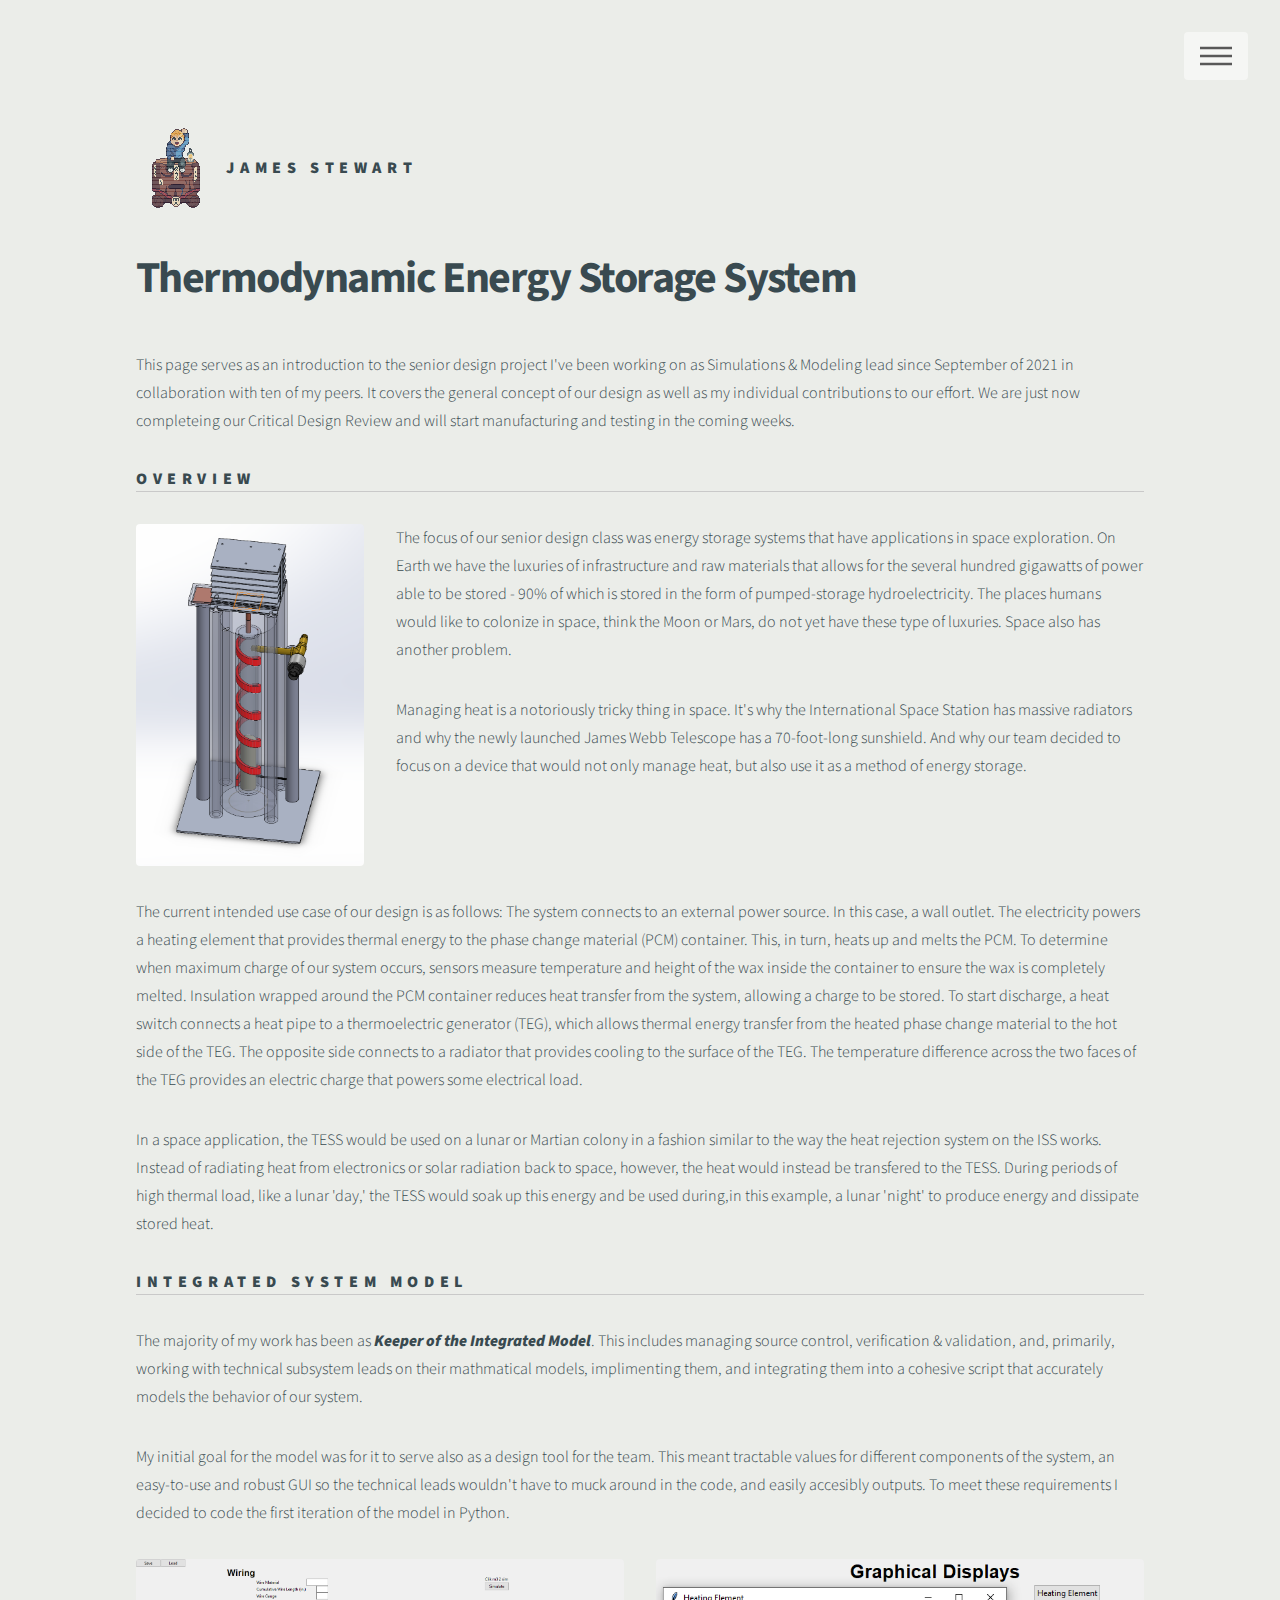
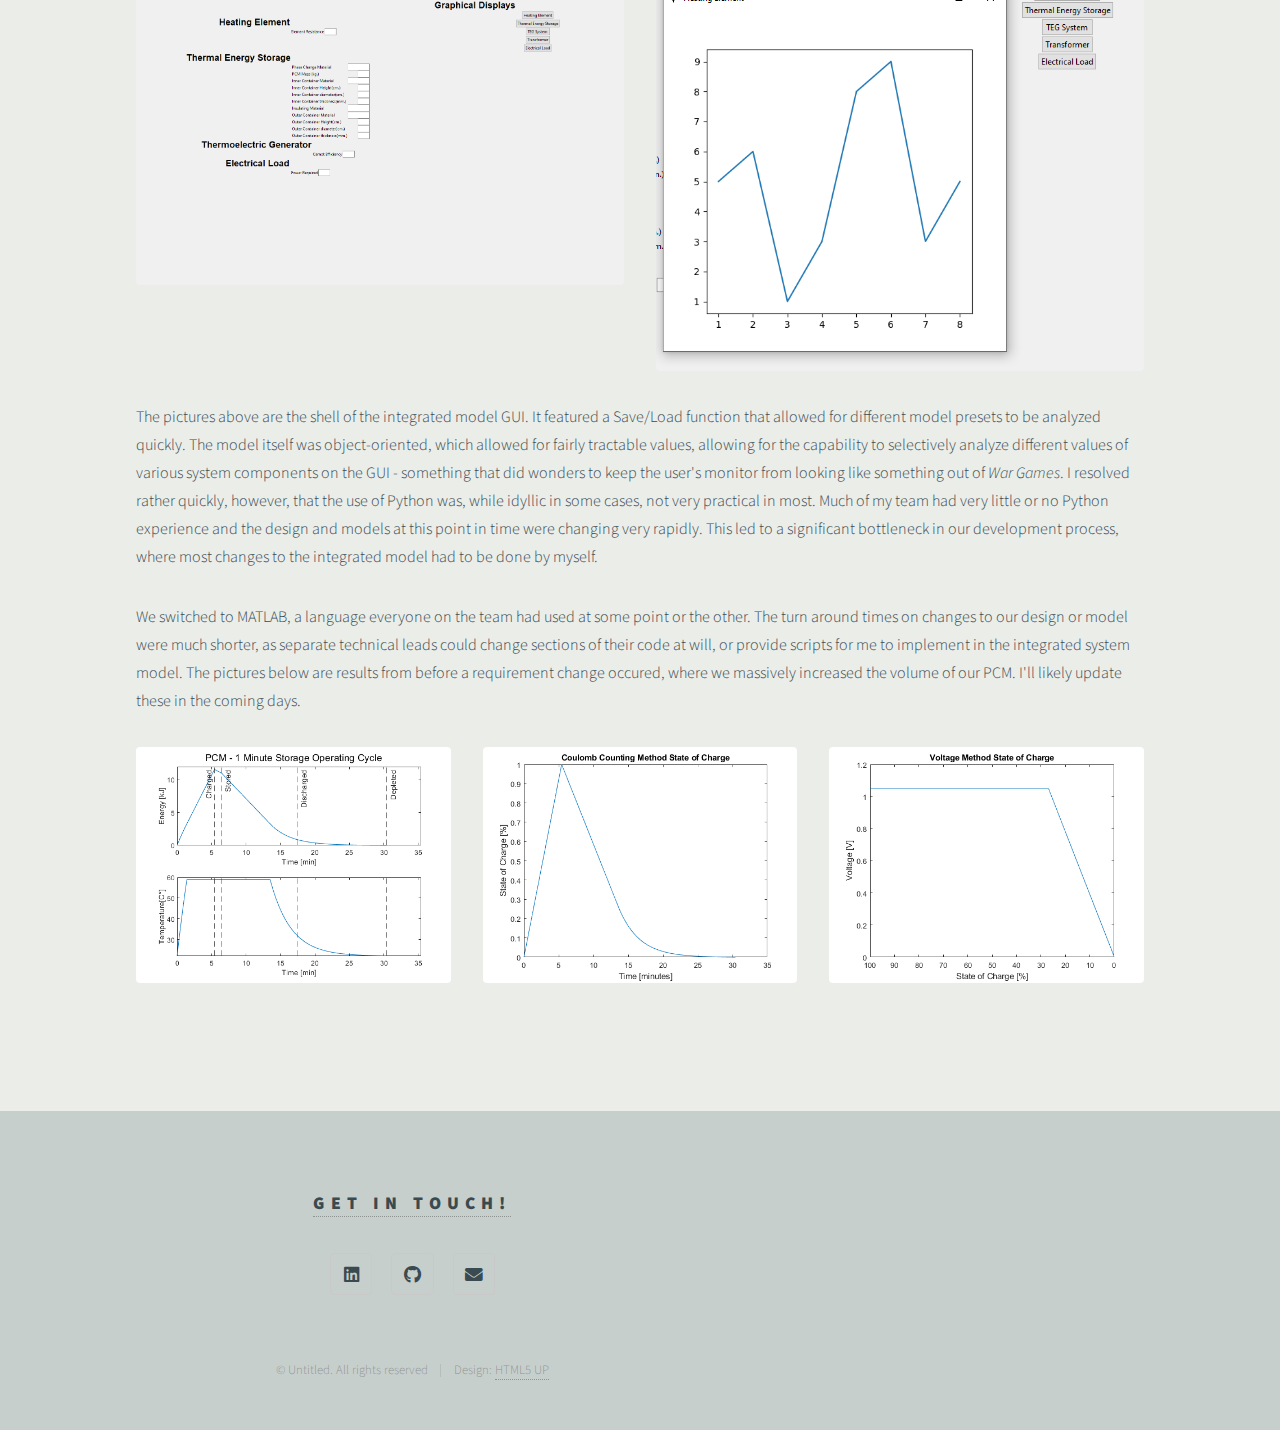
<file: senior-design.html>
<!DOCTYPE HTML>
<!--
	Phantom by HTML5 UP
	html5up.net | @ajlkn
	Free for personal and commercial use under the CCA 3.0 license (html5up.net/license)
-->
<html>
	<head>
		<title>James's Portfolio - Thermodynamic Energy Storage system</title>
		<meta charset="utf-8" />
		<meta name="viewport" content="width=device-width, initial-scale=1, user-scalable=no" />
		<link rel="stylesheet" href="assets/css/main.css" />
		<noscript><link rel="stylesheet" href="assets/css/noscript.css" /></noscript>
	</head>
	<body class="is-preload">
		<!-- Wrapper -->
			<div id="wrapper">

				<!-- Header -->
					<header id="header">
						<div class="inner">

							<!-- Logo -->
								<a href="index.html" class="logo">
									<span class="symbol"><img src="images/logo.svg" alt="" /></span><span class="title">James Stewart</span>
								</a>

							<!-- Nav -->
								<nav>
									<ul>
										<li><a href="#menu">Menu</a></li>
									</ul>
								</nav>

						</div>
					</header>

				<!-- Menu -->
					<nav id="menu">
						<h2>Menu</h2>
							<ul>
								<li><a href="index.html">Home</a></li>
								<li><a href="index.html#Engineering">Engineering</a></li>
								<li><a href="index.html#Programming">Programming</a></li>
								<li><a href="index.html#Personal">Personal</a></li>
								<li><a href="#footer">Contact</a></li>
							</ul>
					</nav>

				<!-- Main -->
					<div id="main">
						<div class="inner">
							<h1>Thermodynamic Energy Storage System</h1>
							<p>This page serves as an introduction to the senior design project I've been working on as Simulations & Modeling lead since September of 2021 in collaboration with ten of my peers. It covers the general concept of our design as well as my individual contributions to our effort. We are just now completeing our Critical Design Review and will start manufacturing and testing in the coming weeks.</p>
					 		<h3>Overview</h3>
                			<hr class="minor" />
					 		<div class="box alt">
								<div class="row gtr-uniform">
                       			  <div class="col-3"><span class="image fit"><img src="images/senior-design/pic01.PNG" alt="" /></span></div>
                        			<div class="col-9">
										<p>The focus of our senior design class was energy storage systems that have applications in space exploration. On Earth we have the luxuries of infrastructure and raw materials that allows for the several hundred gigawatts of power able to be stored - 90% of which is stored in the form of pumped-storage hydroelectricity. The places humans would like to colonize in space, think the Moon or Mars, do not yet have these type of luxuries. Space also has another problem. </p>
										<p>Managing heat is a notoriously tricky thing in space. It's why the International Space Station has massive radiators and why the newly launched James Webb Telescope has a 70-foot-long sunshield. And why our team decided to focus on a device that would not only manage heat, but also use it as a method of energy storage.</p>
									</div>
									
									<div class="col-12">			<p>The current intended use case of our design is as follows: The system connects to an external power source. In this case, a wall 
									outlet. The electricity powers a heating element that provides thermal energy to the phase change 
									material (PCM) container. This, in turn, heats up and melts the PCM. To determine when maximum 
									charge of our system occurs, sensors measure temperature and height of the wax inside the container to ensure 
									the wax is completely melted. Insulation 
									wrapped around the PCM container reduces heat transfer from the system, allowing a charge to be 
									stored. To start discharge, a heat switch connects a heat pipe to a thermoelectric generator (TEG), which allows thermal energy transfer from the heated phase change 
									material to the hot side of the TEG. The opposite side connects to a radiator 
									that provides cooling to the surface of the TEG. The temperature difference across the two faces of the TEG provides an electric charge that powers some electrical load.</p>
										<p>In a space application, the TESS would be used on a lunar or Martian colony in a fashion similar to the way the heat rejection system on the ISS works. Instead of radiating heat from electronics or solar radiation back to space, however, the heat would instead be transfered to the TESS. During periods of high thermal load, like a lunar 'day,' the TESS would soak up this energy and be used during,in this example, a lunar 'night' to produce energy and dissipate stored heat.</p>
									</div>			
								</div>
							</div>
							<h3>Integrated System Model</h3>
                			<hr class="minor" />
							<div class="box alt">
								<div class="col-12">
									<p>The majority of my work has been as <em><b>Keeper of the Integrated Model</b></em>. This includes managing source control, verification & validation, and, primarily, working with technical subsystem leads on their mathmatical models, implimenting them, and integrating them into a cohesive script that accurately models the behavior of our system.</p>
									<p>My initial goal for the model was for it to serve also as a design tool for the team. This meant tractable values for different components of the system, an easy-to-use and robust GUI so the technical leads wouldn't have to muck around in the code, and easily accesibly outputs. To meet these requirements I decided to code the first iteration of the model in Python.</p>
								</div>
							</div>
							<div class="row">
									<div class="col-6"><span class="image fit"><img src="images/senior-design/pic06.PNG" alt="" /></span></div>
									<div class="col-6"><span class="image fit"><img src="images/senior-design/pic07.PNG" alt="" /></span></div>
							</div>
								<div class="box alt">
									<p>The pictures above are the shell of the integrated model GUI. It featured a Save/Load function that allowed for different model presets to be analyzed quickly. The model itself was object-oriented, which allowed for fairly tractable values, allowing for the capability to selectively analyze different values of various system components on the GUI - something that did wonders to keep the user's monitor from looking like something out of <i>War Games</i>. I resolved rather quickly, however, that the use of Python was, while idyllic in some cases, not very practical in most. Much of my team had very little or no Python experience and the design and models at this point in time were changing very rapidly. This led to a significant bottleneck in our development process, where most changes to the integrated model had to be done by myself.</p>
									<p>We switched to MATLAB, a language everyone on the team had used at some point or the other. The turn around times on changes to our design or model were much shorter, as separate technical leads could change sections of their code at will, or provide scripts for me to implement in the integrated system model. The pictures below are results from before a requirement change occured, where we massively increased the volume of our PCM. I'll likely update these in the coming days. </p>
									<div class="row gtr-uniform">
										<div class="col-4"><span class="image fit"><img src="images/senior-design/pic03.png" alt="" /></span></div>
										<div class="col-4"><span class="image fit"><img src="images/senior-design/pic04.png"  alt="" /></span></div>
										<div class="col-4"><span class="image fit"><img src="images/senior-design/pic05.png"  alt="" /></span></div>
									</div>
								</div>
							</div>
						</div>
				</div>

				<!-- Footer -->
			<footer id="footer">
				<div class="inner">
					<section>
						<h2><a target="_blank" rel="noopener noreferrer" href="https://www.linkedin.com/in/jamesryanstewart">Get in Touch!</a></h2>
						<ul class="icons">
						<li><a target="_blank" rel="noopener noreferrer" href="https://www.linkedin.com/in/jamesryanstewart" class="icon brands style2 fa-linkedin"><span class="label">LinkedIn</span></a></li>
							<li><a target="_blank" rel="noopener noreferrer" href="https://github.com/mrmilkduds" class="icon brands style2 fa-github"><span class="label">GitHub</span></a></li>
							<li><a target="_blank" rel="noopener noreferrer" href="mailto: jrstewart3@crimson.ua.edu" class="icon solid style2 fa-envelope"><span class="label">Email</span></a></li>
						</ul>
							<ul class="copyright">
							<li>&copy; Untitled. All rights reserved</li><li>Design: <a href="http://html5up.net">HTML5 UP</a></li>
						</ul>
					</section>
				</div>
			</footer>

			</div>

		<!-- Scripts -->
			<script src="assets/js/jquery.min.js"></script>
			<script src="assets/js/browser.min.js"></script>
			<script src="assets/js/breakpoints.min.js"></script>
			<script src="assets/js/util.js"></script>
			<script src="assets/js/main.js"></script>
			
	</body>
</html>
</file>
<file: assets/css/noscript.css>
/*
	Phantom by HTML5 UP
	html5up.net | @ajlkn
	Free for personal and commercial use under the CCA 3.0 license (html5up.net/license)
*/

/* Tiles */

	body.is-preload .tiles article {
		-moz-transform: none;
		-webkit-transform: none;
		-ms-transform: none;
		transform: none;
		opacity: 1;
	}
</file>
<file: assets/css/main.css>
@import url(fontawesome-all.min.css);
@import url("https://fonts.googleapis.com/css?family=Source+Sans+Pro:300,700,900");
/*
	Phantom by HTML5 UP
	html5up.net | @ajlkn
	Free for personal and commercial use under the CCA 3.0 license (html5up.net/license)
*/

html, body, div, span, applet, object,
iframe, h1, h2, h3, h4, h5, h6, p, blockquote,
pre, a, abbr, acronym, address, big, cite,
code, del, dfn, em, img, ins, kbd, q, s, samp,
small, strike, strong, sub, sup, tt, var, b,
u, i, center, dl, dt, dd, ol, ul, li, fieldset,
form, label, legend, table, caption, tbody,
tfoot, thead, tr, th, td, article, aside,
canvas, details, embed, figure, figcaption,
footer, header, hgroup, menu, nav, output, ruby,
section, summary, time, mark, audio, video {
	margin: 0;
	padding: 0;
	border: 0;
	font-size: 100%;
	font: inherit;
	vertical-align: baseline;}

article, aside, details, figcaption, figure,
footer, header, hgroup, menu, nav, section {
	display: block;}

body {
	line-height: 1;
}

ol, ul {
	list-style: none;
}

blockquote, q {
	quotes: none;
}

	blockquote:before, blockquote:after, q:before, q:after {
		content: '';
		content: none;
	}

table {
	border-collapse: collapse;
	border-spacing: 0;
}

body {
	-webkit-text-size-adjust: none;
}

mark {
	background-color: transparent;
	color: inherit;
}

input::-moz-focus-inner {
	border: 0;
	padding: 0;
}

input, select, textarea {
	-moz-appearance: none;
	-webkit-appearance: none;
	-ms-appearance: none;
	appearance: none;
}

/* Basic */

	@-ms-viewport {
		width: device-width;
	}

	body {
		-ms-overflow-style: scrollbar;
	}

	@media screen and (max-width: 480px) {

		html, body {
			min-width: 320px;
		}

	}

	html {
		box-sizing: border-box;
		scroll-behavior: smooth;
	}

	*, *:before, *:after {
		box-sizing: inherit;
	}

body {
	background: #ebede9;
}

		body.is-preload *, body.is-preload *:before, body.is-preload *:after {
			-moz-animation: none !important;
			-webkit-animation: none !important;
			-ms-animation: none !important;
			animation: none !important;
			-moz-transition: none !important;
			-webkit-transition: none !important;
			-ms-transition: none !important;
			transition: none !important;
		}

/* Type */

body, input, select, textarea {
	color: #394a50;
	font-family: "Source Sans Pro", Helvetica, sans-serif;
	font-size: 16pt;
	font-weight: 300;
	line-height: 1.75;
}

		@media screen and (max-width: 1680px) {

			body, input, select, textarea {
				font-size: 14pt;
			}

		}

		@media screen and (max-width: 1280px) {

			body, input, select, textarea {
				font-size: 12pt;
			}

		}

a {
	-moz-transition: border-bottom-color 0.2s ease, color 0.2s ease;
	-webkit-transition: border-bottom-color 0.2s ease, color 0.2s ease;
	-ms-transition: border-bottom-color 0.2s ease, color 0.2s ease;
	transition: border-bottom-color 0.2s ease, color 0.2s ease;
	text-decoration: none;
	color: #394a50;
	border-bottom: dotted 1px rgba(88, 88, 88, 0.5);
}

		a:hover {
			border-bottom-color: transparent;
			color: #f2849e !important;
		}

	strong, b {
		font-weight: 900;
	}

	em, i {
		font-style: italic;
	}

	p {
		margin: 0 0 2em 0;
	}

	h1 {
		font-size: 2.75em;
		font-weight: 700;
		line-height: 1.3;
		margin: 0 0 1em 0;
		letter-spacing: -0.035em;
	}

		h1 a {
			color: inherit;
		}

		@media screen and (max-width: 736px) {

			h1 {
				font-size: 2em;
				margin: 0 0 1em 0;
			}

		}

		@media screen and (max-width: 360px) {

			h1 {
				font-size: 1.75em;
			}

		}

	h2, h3, h4, h5, h6 {
		font-weight: 900;
		line-height: 1.5;
		margin: 0 0 2em 0;
		text-transform: uppercase;
		letter-spacing: 0.35em;
	}

		h2 a, h3 a, h4 a, h5 a, h6 a {
			color: inherit;
		}

	h2 {
		font-size: 1.1em;
	}

	h3 {
		font-size: 1em;
	}

	h4 {
		font-size: 0.8em;
	}

	h5 {
		font-size: 0.8em;
	}

	h6 {
		font-size: 0.8em;
	}

	@media screen and (max-width: 980px) {

		h1 br, h2 br, h3 br, h4 br, h5 br, h6 br {
			display: none;
		}

	}

	@media screen and (max-width: 736px) {

		h2 {
			font-size: 1em;
		}

		h3 {
			font-size: 0.8em;
		}

	}

	sub {
		font-size: 0.8em;
		position: relative;
		top: 0.5em;
	}

	sup {
		font-size: 0.8em;
		position: relative;
		top: -0.5em;
	}

	blockquote {
		border-left: solid 4px #c9c9c9;
		font-style: italic;
		margin: 0 0 2em 0;
		padding: 0.5em 0 0.5em 2em;
	}

	code {
		background: rgba(144, 144, 144, 0.075);
		border-radius: 4px;
		border: solid 1px #c9c9c9;
		font-family: "Courier New", monospace;
		font-size: 0.9em;
		margin: 0 0.25em;
		padding: 0.25em 0.65em;
	}

	pre {
		-webkit-overflow-scrolling: touch;
		font-family: "Courier New", monospace;
		font-size: 0.9em;
		margin: 0 0 2em 0;
	}

		pre code {
			display: block;
			line-height: 1.75;
			padding: 1em 1.5em;
			overflow-x: auto;
		}

	hr {
		border: 0;
		border-bottom: solid 1px #c9c9c9;
		margin: 2em 0;
	}

		hr.major {
			margin: 3em 0;
		}

		hr.minor {
			margin: -2em 0 2em 0;
		}

	.align-left {
		text-align: left;
	}

	.align-center {
		text-align: center;
	}

	.align-right {
		text-align: right;
	}

/* Row */

	.row {
		display: flex;
		flex-wrap: wrap;
		box-sizing: border-box;
		align-items: stretch;
	}

		.row > * {
			box-sizing: border-box;
		}

		.row.gtr-uniform > * > :last-child {
			margin-bottom: 0;
		}

		.row.aln-left {
			justify-content: flex-start;
		}

		.row.aln-center {
			justify-content: center;
		}

		.row.aln-right {
			justify-content: flex-end;
		}

		.row.aln-top {
			align-items: flex-start;
		}

		.row.aln-middle {
			align-items: center;
		}

		.row.aln-bottom {
			align-items: flex-end;
		}

		.row > .imp {
			order: -1;
		}

		.row > .col-1 {
			width: 8.33333%;
		}

		.row > .off-1 {
			margin-left: 8.33333%;
		}

		.row > .col-2 {
			width: 16.66667%;
		}

		.row > .off-2 {
			margin-left: 16.66667%;
		}

		.row > .col-3 {
			width: 25%;
		}

		.row > .off-3 {
			margin-left: 25%;
		}

		.row > .col-4 {
			width: 33.33333%;
		}

		.row > .off-4 {
			margin-left: 33.33333%;
		}

		.row > .col-5 {
			width: 41.66667%;
		}

		.row > .off-5 {
			margin-left: 41.66667%;
		}

		.row > .col-6 {
			width: 50%;
		}

		.row > .off-6 {
			margin-left: 50%;
		}

		.row > .col-7 {
			width: 58.33333%;
		}

		.row > .off-7 {
			margin-left: 58.33333%;
		}

		.row > .col-8 {
			width: 66.66667%;
		}

		.row > .off-8 {
			margin-left: 66.66667%;
		}

		.row > .col-9 {
			width: 75%;
		}

		.row > .off-9 {
			margin-left: 75%;
		}

		.row > .col-10 {
			width: 83.33333%;
		}

		.row > .off-10 {
			margin-left: 83.33333%;
		}

		.row > .col-11 {
			width: 91.66667%;
		}

		.row > .off-11 {
			margin-left: 91.66667%;
		}

		.row > .col-12 {
			width: 100%;
		}

		.row > .off-12 {
			margin-left: 100%;
		}

		.row.gtr-0 {
			margin-top: 0;
			margin-left: 0em;
		}

			.row.gtr-0 > * {
				padding: 0 0 0 0em;
			}

			.row.gtr-0.gtr-uniform {
				margin-top: 0em;
			}

				.row.gtr-0.gtr-uniform > * {
					padding-top: 0em;
				}

		.row.gtr-25 {
			margin-top: 0;
			margin-left: -0.5em;
		}

			.row.gtr-25 > * {
				padding: 0 0 0 0.5em;
			}

			.row.gtr-25.gtr-uniform {
				margin-top: -0.5em;
			}

				.row.gtr-25.gtr-uniform > * {
					padding-top: 0.5em;
				}

		.row.gtr-50 {
			margin-top: 0;
			margin-left: -1em;
		}

			.row.gtr-50 > * {
				padding: 0 0 0 1em;
			}

			.row.gtr-50.gtr-uniform {
				margin-top: -1em;
			}

				.row.gtr-50.gtr-uniform > * {
					padding-top: 1em;
				}

		.row {
			margin-top: 0;
			margin-left: -2em;
		}

			.row > * {
				padding: 0 0 0 2em;
			}

			.row.gtr-uniform {
				margin-top: -2em;
			}

				.row.gtr-uniform > * {
					padding-top: 2em;
				}

		.row.gtr-150 {
			margin-top: 0;
			margin-left: -3em;
		}

			.row.gtr-150 > * {
				padding: 0 0 0 3em;
			}

			.row.gtr-150.gtr-uniform {
				margin-top: -3em;
			}

				.row.gtr-150.gtr-uniform > * {
					padding-top: 3em;
				}

		.row.gtr-200 {
			margin-top: 0;
			margin-left: -4em;
		}

			.row.gtr-200 > * {
				padding: 0 0 0 4em;
			}

			.row.gtr-200.gtr-uniform {
				margin-top: -4em;
			}

				.row.gtr-200.gtr-uniform > * {
					padding-top: 4em;
				}

		@media screen and (max-width: 1680px) {

			.row {
				display: flex;
				flex-wrap: wrap;
				box-sizing: border-box;
				align-items: stretch;
			}

				.row > * {
					box-sizing: border-box;
				}

				.row.gtr-uniform > * > :last-child {
					margin-bottom: 0;
				}

				.row.aln-left {
					justify-content: flex-start;
				}

				.row.aln-center {
					justify-content: center;
				}

				.row.aln-right {
					justify-content: flex-end;
				}

				.row.aln-top {
					align-items: flex-start;
				}

				.row.aln-middle {
					align-items: center;
				}

				.row.aln-bottom {
					align-items: flex-end;
				}

				.row > .imp-xlarge {
					order: -1;
				}

				.row > .col-1-xlarge {
					width: 8.33333%;
				}

				.row > .off-1-xlarge {
					margin-left: 8.33333%;
				}

				.row > .col-2-xlarge {
					width: 16.66667%;
				}

				.row > .off-2-xlarge {
					margin-left: 16.66667%;
				}

				.row > .col-3-xlarge {
					width: 25%;
				}

				.row > .off-3-xlarge {
					margin-left: 25%;
				}

				.row > .col-4-xlarge {
					width: 33.33333%;
				}

				.row > .off-4-xlarge {
					margin-left: 33.33333%;
				}

				.row > .col-5-xlarge {
					width: 41.66667%;
				}

				.row > .off-5-xlarge {
					margin-left: 41.66667%;
				}

				.row > .col-6-xlarge {
					width: 50%;
				}

				.row > .off-6-xlarge {
					margin-left: 50%;
				}

				.row > .col-7-xlarge {
					width: 58.33333%;
				}

				.row > .off-7-xlarge {
					margin-left: 58.33333%;
				}

				.row > .col-8-xlarge {
					width: 66.66667%;
				}

				.row > .off-8-xlarge {
					margin-left: 66.66667%;
				}

				.row > .col-9-xlarge {
					width: 75%;
				}

				.row > .off-9-xlarge {
					margin-left: 75%;
				}

				.row > .col-10-xlarge {
					width: 83.33333%;
				}

				.row > .off-10-xlarge {
					margin-left: 83.33333%;
				}

				.row > .col-11-xlarge {
					width: 91.66667%;
				}

				.row > .off-11-xlarge {
					margin-left: 91.66667%;
				}

				.row > .col-12-xlarge {
					width: 100%;
				}

				.row > .off-12-xlarge {
					margin-left: 100%;
				}

				.row.gtr-0 {
					margin-top: 0;
					margin-left: 0em;
				}

					.row.gtr-0 > * {
						padding: 0 0 0 0em;
					}

					.row.gtr-0.gtr-uniform {
						margin-top: 0em;
					}

						.row.gtr-0.gtr-uniform > * {
							padding-top: 0em;
						}

				.row.gtr-25 {
					margin-top: 0;
					margin-left: -0.5em;
				}

					.row.gtr-25 > * {
						padding: 0 0 0 0.5em;
					}

					.row.gtr-25.gtr-uniform {
						margin-top: -0.5em;
					}

						.row.gtr-25.gtr-uniform > * {
							padding-top: 0.5em;
						}

				.row.gtr-50 {
					margin-top: 0;
					margin-left: -1em;
				}

					.row.gtr-50 > * {
						padding: 0 0 0 1em;
					}

					.row.gtr-50.gtr-uniform {
						margin-top: -1em;
					}

						.row.gtr-50.gtr-uniform > * {
							padding-top: 1em;
						}

				.row {
					margin-top: 0;
					margin-left: -2em;
				}

					.row > * {
						padding: 0 0 0 2em;
					}

					.row.gtr-uniform {
						margin-top: -2em;
					}

						.row.gtr-uniform > * {
							padding-top: 2em;
						}

				.row.gtr-150 {
					margin-top: 0;
					margin-left: -3em;
				}

					.row.gtr-150 > * {
						padding: 0 0 0 3em;
					}

					.row.gtr-150.gtr-uniform {
						margin-top: -3em;
					}

						.row.gtr-150.gtr-uniform > * {
							padding-top: 3em;
						}

				.row.gtr-200 {
					margin-top: 0;
					margin-left: -4em;
				}

					.row.gtr-200 > * {
						padding: 0 0 0 4em;
					}

					.row.gtr-200.gtr-uniform {
						margin-top: -4em;
					}

						.row.gtr-200.gtr-uniform > * {
							padding-top: 4em;
						}

		}

		@media screen and (max-width: 1280px) {

			.row {
				display: flex;
				flex-wrap: wrap;
				box-sizing: border-box;
				align-items: stretch;
			}

				.row > * {
					box-sizing: border-box;
				}

				.row.gtr-uniform > * > :last-child {
					margin-bottom: 0;
				}

				.row.aln-left {
					justify-content: flex-start;
				}

				.row.aln-center {
					justify-content: center;
				}

				.row.aln-right {
					justify-content: flex-end;
				}

				.row.aln-top {
					align-items: flex-start;
				}

				.row.aln-middle {
					align-items: center;
				}

				.row.aln-bottom {
					align-items: flex-end;
				}

				.row > .imp-large {
					order: -1;
				}

				.row > .col-1-large {
					width: 8.33333%;
				}

				.row > .off-1-large {
					margin-left: 8.33333%;
				}

				.row > .col-2-large {
					width: 16.66667%;
				}

				.row > .off-2-large {
					margin-left: 16.66667%;
				}

				.row > .col-3-large {
					width: 25%;
				}

				.row > .off-3-large {
					margin-left: 25%;
				}

				.row > .col-4-large {
					width: 33.33333%;
				}

				.row > .off-4-large {
					margin-left: 33.33333%;
				}

				.row > .col-5-large {
					width: 41.66667%;
				}

				.row > .off-5-large {
					margin-left: 41.66667%;
				}

				.row > .col-6-large {
					width: 50%;
				}

				.row > .off-6-large {
					margin-left: 50%;
				}

				.row > .col-7-large {
					width: 58.33333%;
				}

				.row > .off-7-large {
					margin-left: 58.33333%;
				}

				.row > .col-8-large {
					width: 66.66667%;
				}

				.row > .off-8-large {
					margin-left: 66.66667%;
				}

				.row > .col-9-large {
					width: 75%;
				}

				.row > .off-9-large {
					margin-left: 75%;
				}

				.row > .col-10-large {
					width: 83.33333%;
				}

				.row > .off-10-large {
					margin-left: 83.33333%;
				}

				.row > .col-11-large {
					width: 91.66667%;
				}

				.row > .off-11-large {
					margin-left: 91.66667%;
				}

				.row > .col-12-large {
					width: 100%;
				}

				.row > .off-12-large {
					margin-left: 100%;
				}

				.row.gtr-0 {
					margin-top: 0;
					margin-left: 0em;
				}

					.row.gtr-0 > * {
						padding: 0 0 0 0em;
					}

					.row.gtr-0.gtr-uniform {
						margin-top: 0em;
					}

						.row.gtr-0.gtr-uniform > * {
							padding-top: 0em;
						}

				.row.gtr-25 {
					margin-top: 0;
					margin-left: -0.5em;
				}

					.row.gtr-25 > * {
						padding: 0 0 0 0.5em;
					}

					.row.gtr-25.gtr-uniform {
						margin-top: -0.5em;
					}

						.row.gtr-25.gtr-uniform > * {
							padding-top: 0.5em;
						}

				.row.gtr-50 {
					margin-top: 0;
					margin-left: -1em;
				}

					.row.gtr-50 > * {
						padding: 0 0 0 1em;
					}

					.row.gtr-50.gtr-uniform {
						margin-top: -1em;
					}

						.row.gtr-50.gtr-uniform > * {
							padding-top: 1em;
						}

				.row {
					margin-top: 0;
					margin-left: -2em;
				}

					.row > * {
						padding: 0 0 0 2em;
					}

					.row.gtr-uniform {
						margin-top: -2em;
					}

						.row.gtr-uniform > * {
							padding-top: 2em;
						}

				.row.gtr-150 {
					margin-top: 0;
					margin-left: -3em;
				}

					.row.gtr-150 > * {
						padding: 0 0 0 3em;
					}

					.row.gtr-150.gtr-uniform {
						margin-top: -3em;
					}

						.row.gtr-150.gtr-uniform > * {
							padding-top: 3em;
						}

				.row.gtr-200 {
					margin-top: 0;
					margin-left: -4em;
				}

					.row.gtr-200 > * {
						padding: 0 0 0 4em;
					}

					.row.gtr-200.gtr-uniform {
						margin-top: -4em;
					}

						.row.gtr-200.gtr-uniform > * {
							padding-top: 4em;
						}

		}

		@media screen and (max-width: 980px) {

			.row {
				display: flex;
				flex-wrap: wrap;
				box-sizing: border-box;
				align-items: stretch;
			}

				.row > * {
					box-sizing: border-box;
				}

				.row.gtr-uniform > * > :last-child {
					margin-bottom: 0;
				}

				.row.aln-left {
					justify-content: flex-start;
				}

				.row.aln-center {
					justify-content: center;
				}

				.row.aln-right {
					justify-content: flex-end;
				}

				.row.aln-top {
					align-items: flex-start;
				}

				.row.aln-middle {
					align-items: center;
				}

				.row.aln-bottom {
					align-items: flex-end;
				}

				.row > .imp-medium {
					order: -1;
				}

				.row > .col-1-medium {
					width: 8.33333%;
				}

				.row > .off-1-medium {
					margin-left: 8.33333%;
				}

				.row > .col-2-medium {
					width: 16.66667%;
				}

				.row > .off-2-medium {
					margin-left: 16.66667%;
				}

				.row > .col-3-medium {
					width: 25%;
				}

				.row > .off-3-medium {
					margin-left: 25%;
				}

				.row > .col-4-medium {
					width: 33.33333%;
				}

				.row > .off-4-medium {
					margin-left: 33.33333%;
				}

				.row > .col-5-medium {
					width: 41.66667%;
				}

				.row > .off-5-medium {
					margin-left: 41.66667%;
				}

				.row > .col-6-medium {
					width: 50%;
				}

				.row > .off-6-medium {
					margin-left: 50%;
				}

				.row > .col-7-medium {
					width: 58.33333%;
				}

				.row > .off-7-medium {
					margin-left: 58.33333%;
				}

				.row > .col-8-medium {
					width: 66.66667%;
				}

				.row > .off-8-medium {
					margin-left: 66.66667%;
				}

				.row > .col-9-medium {
					width: 75%;
				}

				.row > .off-9-medium {
					margin-left: 75%;
				}

				.row > .col-10-medium {
					width: 83.33333%;
				}

				.row > .off-10-medium {
					margin-left: 83.33333%;
				}

				.row > .col-11-medium {
					width: 91.66667%;
				}

				.row > .off-11-medium {
					margin-left: 91.66667%;
				}

				.row > .col-12-medium {
					width: 100%;
				}

				.row > .off-12-medium {
					margin-left: 100%;
				}

				.row.gtr-0 {
					margin-top: 0;
					margin-left: 0em;
				}

					.row.gtr-0 > * {
						padding: 0 0 0 0em;
					}

					.row.gtr-0.gtr-uniform {
						margin-top: 0em;
					}

						.row.gtr-0.gtr-uniform > * {
							padding-top: 0em;
						}

				.row.gtr-25 {
					margin-top: 0;
					margin-left: -0.375em;
				}

					.row.gtr-25 > * {
						padding: 0 0 0 0.375em;
					}

					.row.gtr-25.gtr-uniform {
						margin-top: -0.375em;
					}

						.row.gtr-25.gtr-uniform > * {
							padding-top: 0.375em;
						}

				.row.gtr-50 {
					margin-top: 0;
					margin-left: -0.75em;
				}

					.row.gtr-50 > * {
						padding: 0 0 0 0.75em;
					}

					.row.gtr-50.gtr-uniform {
						margin-top: -0.75em;
					}

						.row.gtr-50.gtr-uniform > * {
							padding-top: 0.75em;
						}

				.row {
					margin-top: 0;
					margin-left: -1.5em;
				}

					.row > * {
						padding: 0 0 0 1.5em;
					}

					.row.gtr-uniform {
						margin-top: -1.5em;
					}

						.row.gtr-uniform > * {
							padding-top: 1.5em;
						}

				.row.gtr-150 {
					margin-top: 0;
					margin-left: -2.25em;
				}

					.row.gtr-150 > * {
						padding: 0 0 0 2.25em;
					}

					.row.gtr-150.gtr-uniform {
						margin-top: -2.25em;
					}

						.row.gtr-150.gtr-uniform > * {
							padding-top: 2.25em;
						}

				.row.gtr-200 {
					margin-top: 0;
					margin-left: -3em;
				}

					.row.gtr-200 > * {
						padding: 0 0 0 3em;
					}

					.row.gtr-200.gtr-uniform {
						margin-top: -3em;
					}

						.row.gtr-200.gtr-uniform > * {
							padding-top: 3em;
						}

		}

		@media screen and (max-width: 736px) {

			.row {
				display: flex;
				flex-wrap: wrap;
				box-sizing: border-box;
				align-items: stretch;
			}

				.row > * {
					box-sizing: border-box;
				}

				.row.gtr-uniform > * > :last-child {
					margin-bottom: 0;
				}

				.row.aln-left {
					justify-content: flex-start;
				}

				.row.aln-center {
					justify-content: center;
				}

				.row.aln-right {
					justify-content: flex-end;
				}

				.row.aln-top {
					align-items: flex-start;
				}

				.row.aln-middle {
					align-items: center;
				}

				.row.aln-bottom {
					align-items: flex-end;
				}

				.row > .imp-small {
					order: -1;
				}

				.row > .col-1-small {
					width: 8.33333%;
				}

				.row > .off-1-small {
					margin-left: 8.33333%;
				}

				.row > .col-2-small {
					width: 16.66667%;
				}

				.row > .off-2-small {
					margin-left: 16.66667%;
				}

				.row > .col-3-small {
					width: 25%;
				}

				.row > .off-3-small {
					margin-left: 25%;
				}

				.row > .col-4-small {
					width: 33.33333%;
				}

				.row > .off-4-small {
					margin-left: 33.33333%;
				}

				.row > .col-5-small {
					width: 41.66667%;
				}

				.row > .off-5-small {
					margin-left: 41.66667%;
				}

				.row > .col-6-small {
					width: 50%;
				}

				.row > .off-6-small {
					margin-left: 50%;
				}

				.row > .col-7-small {
					width: 58.33333%;
				}

				.row > .off-7-small {
					margin-left: 58.33333%;
				}

				.row > .col-8-small {
					width: 66.66667%;
				}

				.row > .off-8-small {
					margin-left: 66.66667%;
				}

				.row > .col-9-small {
					width: 75%;
				}

				.row > .off-9-small {
					margin-left: 75%;
				}

				.row > .col-10-small {
					width: 83.33333%;
				}

				.row > .off-10-small {
					margin-left: 83.33333%;
				}

				.row > .col-11-small {
					width: 91.66667%;
				}

				.row > .off-11-small {
					margin-left: 91.66667%;
				}

				.row > .col-12-small {
					width: 100%;
				}

				.row > .off-12-small {
					margin-left: 100%;
				}

				.row.gtr-0 {
					margin-top: 0;
					margin-left: 0em;
				}

					.row.gtr-0 > * {
						padding: 0 0 0 0em;
					}

					.row.gtr-0.gtr-uniform {
						margin-top: 0em;
					}

						.row.gtr-0.gtr-uniform > * {
							padding-top: 0em;
						}

				.row.gtr-25 {
					margin-top: 0;
					margin-left: -0.25em;
				}

					.row.gtr-25 > * {
						padding: 0 0 0 0.25em;
					}

					.row.gtr-25.gtr-uniform {
						margin-top: -0.25em;
					}

						.row.gtr-25.gtr-uniform > * {
							padding-top: 0.25em;
						}

				.row.gtr-50 {
					margin-top: 0;
					margin-left: -0.5em;
				}

					.row.gtr-50 > * {
						padding: 0 0 0 0.5em;
					}

					.row.gtr-50.gtr-uniform {
						margin-top: -0.5em;
					}

						.row.gtr-50.gtr-uniform > * {
							padding-top: 0.5em;
						}

				.row {
					margin-top: 0;
					margin-left: -1em;
				}

					.row > * {
						padding: 0 0 0 1em;
					}

					.row.gtr-uniform {
						margin-top: -1em;
					}

						.row.gtr-uniform > * {
							padding-top: 1em;
						}

				.row.gtr-150 {
					margin-top: 0;
					margin-left: -1.5em;
				}

					.row.gtr-150 > * {
						padding: 0 0 0 1.5em;
					}

					.row.gtr-150.gtr-uniform {
						margin-top: -1.5em;
					}

						.row.gtr-150.gtr-uniform > * {
							padding-top: 1.5em;
						}

				.row.gtr-200 {
					margin-top: 0;
					margin-left: -2em;
				}

					.row.gtr-200 > * {
						padding: 0 0 0 2em;
					}

					.row.gtr-200.gtr-uniform {
						margin-top: -2em;
					}

						.row.gtr-200.gtr-uniform > * {
							padding-top: 2em;
						}

		}

		@media screen and (max-width: 480px) {

			.row {
				display: flex;
				flex-wrap: wrap;
				box-sizing: border-box;
				align-items: stretch;
			}

				.row > * {
					box-sizing: border-box;
				}

				.row.gtr-uniform > * > :last-child {
					margin-bottom: 0;
				}

				.row.aln-left {
					justify-content: flex-start;
				}

				.row.aln-center {
					justify-content: center;
				}

				.row.aln-right {
					justify-content: flex-end;
				}

				.row.aln-top {
					align-items: flex-start;
				}

				.row.aln-middle {
					align-items: center;
				}

				.row.aln-bottom {
					align-items: flex-end;
				}

				.row > .imp-xsmall {
					order: -1;
				}

				.row > .col-1-xsmall {
					width: 8.33333%;
				}

				.row > .off-1-xsmall {
					margin-left: 8.33333%;
				}

				.row > .col-2-xsmall {
					width: 16.66667%;
				}

				.row > .off-2-xsmall {
					margin-left: 16.66667%;
				}

				.row > .col-3-xsmall {
					width: 25%;
				}

				.row > .off-3-xsmall {
					margin-left: 25%;
				}

				.row > .col-4-xsmall {
					width: 33.33333%;
				}

				.row > .off-4-xsmall {
					margin-left: 33.33333%;
				}

				.row > .col-5-xsmall {
					width: 41.66667%;
				}

				.row > .off-5-xsmall {
					margin-left: 41.66667%;
				}

				.row > .col-6-xsmall {
					width: 50%;
				}

				.row > .off-6-xsmall {
					margin-left: 50%;
				}

				.row > .col-7-xsmall {
					width: 58.33333%;
				}

				.row > .off-7-xsmall {
					margin-left: 58.33333%;
				}

				.row > .col-8-xsmall {
					width: 66.66667%;
				}

				.row > .off-8-xsmall {
					margin-left: 66.66667%;
				}

				.row > .col-9-xsmall {
					width: 75%;
				}

				.row > .off-9-xsmall {
					margin-left: 75%;
				}

				.row > .col-10-xsmall {
					width: 83.33333%;
				}

				.row > .off-10-xsmall {
					margin-left: 83.33333%;
				}

				.row > .col-11-xsmall {
					width: 91.66667%;
				}

				.row > .off-11-xsmall {
					margin-left: 91.66667%;
				}

				.row > .col-12-xsmall {
					width: 100%;
				}

				.row > .off-12-xsmall {
					margin-left: 100%;
				}

				.row.gtr-0 {
					margin-top: 0;
					margin-left: 0em;
				}

					.row.gtr-0 > * {
						padding: 0 0 0 0em;
					}

					.row.gtr-0.gtr-uniform {
						margin-top: 0em;
					}

						.row.gtr-0.gtr-uniform > * {
							padding-top: 0em;
						}

				.row.gtr-25 {
					margin-top: 0;
					margin-left: -0.25em;
				}

					.row.gtr-25 > * {
						padding: 0 0 0 0.25em;
					}

					.row.gtr-25.gtr-uniform {
						margin-top: -0.25em;
					}

						.row.gtr-25.gtr-uniform > * {
							padding-top: 0.25em;
						}

				.row.gtr-50 {
					margin-top: 0;
					margin-left: -0.5em;
				}

					.row.gtr-50 > * {
						padding: 0 0 0 0.5em;
					}

					.row.gtr-50.gtr-uniform {
						margin-top: -0.5em;
					}

						.row.gtr-50.gtr-uniform > * {
							padding-top: 0.5em;
						}

				.row {
					margin-top: 0;
					margin-left: -1em;
				}

					.row > * {
						padding: 0 0 0 1em;
					}

					.row.gtr-uniform {
						margin-top: -1em;
					}

						.row.gtr-uniform > * {
							padding-top: 1em;
						}

				.row.gtr-150 {
					margin-top: 0;
					margin-left: -1.5em;
				}

					.row.gtr-150 > * {
						padding: 0 0 0 1.5em;
					}

					.row.gtr-150.gtr-uniform {
						margin-top: -1.5em;
					}

						.row.gtr-150.gtr-uniform > * {
							padding-top: 1.5em;
						}

				.row.gtr-200 {
					margin-top: 0;
					margin-left: -2em;
				}

					.row.gtr-200 > * {
						padding: 0 0 0 2em;
					}

					.row.gtr-200.gtr-uniform {
						margin-top: -2em;
					}

						.row.gtr-200.gtr-uniform > * {
							padding-top: 2em;
						}

		}

/* Section/Article */

	section.special, article.special {
		text-align: center;
	}

	header p {
		margin-top: -1em;
	}

	@media screen and (max-width: 736px) {

		header p {
			margin-top: 0;
		}

	}

/* Icon */

	.icon {
		text-decoration: none;
		border-bottom: none;
		position: relative;
	}

		.icon:before {
			-moz-osx-font-smoothing: grayscale;
			-webkit-font-smoothing: antialiased;
			display: inline-block;
			font-style: normal;
			font-variant: normal;
			text-rendering: auto;
			line-height: 1;
			text-transform: none !important;
			font-family: 'Font Awesome 5 Free';
			font-weight: 400;
		}

		.icon > .label {
			display: none;
		}

		.icon:before {
			line-height: inherit;
		}

		.icon.solid:before {
			font-weight: 900;
		}

		.icon.brands:before {
			font-family: 'Font Awesome 5 Brands';
		}

		.icon.style2 {
			-moz-transition: background-color 0.2s ease-in-out, color 0.2s ease-in-out, border-color 0.2s ease-in-out;
			-webkit-transition: background-color 0.2s ease-in-out, color 0.2s ease-in-out, border-color 0.2s ease-in-out;
			-ms-transition: background-color 0.2s ease-in-out, color 0.2s ease-in-out, border-color 0.2s ease-in-out;
			transition: background-color 0.2s ease-in-out, color 0.2s ease-in-out, border-color 0.2s ease-in-out;
			background-color: transparent;
			border: solid 1px #c9c9c9;
			border-radius: 4px;
			width: 2.65em;
			height: 2.65em;
			display: inline-block;
			text-align: center;
			line-height: 2.65em;
			color: inherit;
		}

			.icon.style2:before {
				font-size: 1.1em;
			}

			.icon.style2:hover {
				color: #f2849e;
				border-color: #f2849e;
			}

			.icon.style2:active {
				background-color: rgba(242, 132, 158, 0.1);
			}

/* List */

	ol {
		list-style: decimal;
		margin: 0 0 2em 0;
		padding-left: 1.25em;
	}

		ol li {
			padding-left: 0.25em;
		}

	ul {
		list-style: disc;
		margin: 0 0 2em 0;
		padding-left: 1em;
	}

		ul li {
			padding-left: 0.5em;
		}

		ul.alt {
			list-style: none;
			padding-left: 0;
		}

			ul.alt li {
				border-top: solid 1px #c9c9c9;
				padding: 0.5em 0;
			}

				ul.alt li:first-child {
					border-top: 0;
					padding-top: 0;
				}

	dl {
		margin: 0 0 2em 0;
	}

		dl dt {
			display: block;
			font-weight: 900;
			margin: 0 0 1em 0;
		}

		dl dd {
			margin-left: 2em;
		}

/* Actions */

	ul.actions {
		display: -moz-flex;
		display: -webkit-flex;
		display: -ms-flex;
		display: flex;
		cursor: default;
		list-style: none;
		margin-left: -1em;
		padding-left: 0;
	}

		ul.actions li {
			padding: 0 0 0 1em;
			vertical-align: middle;
		}

		ul.actions.special {
			-moz-justify-content: center;
			-webkit-justify-content: center;
			-ms-justify-content: center;
			justify-content: center;
			width: 100%;
			margin-left: 0;
		}

			ul.actions.special li:first-child {
				padding-left: 0;
			}

		ul.actions.stacked {
			-moz-flex-direction: column;
			-webkit-flex-direction: column;
			-ms-flex-direction: column;
			flex-direction: column;
			margin-left: 0;
		}

			ul.actions.stacked li {
				padding: 1.3em 0 0 0;
			}

				ul.actions.stacked li:first-child {
					padding-top: 0;
				}

		ul.actions.fit {
			width: calc(100% + 1em);
		}

			ul.actions.fit li {
				-moz-flex-grow: 1;
				-webkit-flex-grow: 1;
				-ms-flex-grow: 1;
				flex-grow: 1;
				-moz-flex-shrink: 1;
				-webkit-flex-shrink: 1;
				-ms-flex-shrink: 1;
				flex-shrink: 1;
				width: 100%;
			}

				ul.actions.fit li > * {
					width: 100%;
				}

			ul.actions.fit.stacked {
				width: 100%;
			}

		@media screen and (max-width: 480px) {

			ul.actions:not(.fixed) {
				-moz-flex-direction: column;
				-webkit-flex-direction: column;
				-ms-flex-direction: column;
				flex-direction: column;
				margin-left: 0;
				width: 100% !important;
			}

				ul.actions:not(.fixed) li {
					-moz-flex-grow: 1;
					-webkit-flex-grow: 1;
					-ms-flex-grow: 1;
					flex-grow: 1;
					-moz-flex-shrink: 1;
					-webkit-flex-shrink: 1;
					-ms-flex-shrink: 1;
					flex-shrink: 1;
					padding: 1em 0 0 0;
					text-align: center;
					width: 100%;
				}

					ul.actions:not(.fixed) li > * {
						width: 100%;
					}

					ul.actions:not(.fixed) li:first-child {
						padding-top: 0;
					}

					ul.actions:not(.fixed) li input[type="submit"],
					ul.actions:not(.fixed) li input[type="reset"],
					ul.actions:not(.fixed) li input[type="button"],
					ul.actions:not(.fixed) li button,
					ul.actions:not(.fixed) li .button {
						width: 100%;
					}

						ul.actions:not(.fixed) li input[type="submit"].icon:before,
						ul.actions:not(.fixed) li input[type="reset"].icon:before,
						ul.actions:not(.fixed) li input[type="button"].icon:before,
						ul.actions:not(.fixed) li button.icon:before,
						ul.actions:not(.fixed) li .button.icon:before {
							margin-left: -0.5rem;
						}

		}

/* Icons */

	ul.icons {
		cursor: default;
		list-style: none;
		padding-left: 0;
		margin: -1em 0 2em -1em;
	}

		ul.icons li {
			display: inline-block;
			padding: 1em 0 0 1em;
		}

/* Form */

	form {
		margin: 0 0 2em 0;
		overflow-x: hidden;
	}

		form > :last-child {
			margin-bottom: 0;
		}

		form > .fields {
			display: -moz-flex;
			display: -webkit-flex;
			display: -ms-flex;
			display: flex;
			-moz-flex-wrap: wrap;
			-webkit-flex-wrap: wrap;
			-ms-flex-wrap: wrap;
			flex-wrap: wrap;
			width: calc(100% + 3em);
			margin: -1.5em 0 2em -1.5em;
		}

			form > .fields > .field {
				-moz-flex-grow: 0;
				-webkit-flex-grow: 0;
				-ms-flex-grow: 0;
				flex-grow: 0;
				-moz-flex-shrink: 0;
				-webkit-flex-shrink: 0;
				-ms-flex-shrink: 0;
				flex-shrink: 0;
				padding: 1.5em 0 0 1.5em;
				width: calc(100% - 1.5em);
			}

				form > .fields > .field.half {
					width: calc(50% - 0.75em);
				}

				form > .fields > .field.third {
					width: calc(100%/3 - 0.5em);
				}

				form > .fields > .field.quarter {
					width: calc(25% - 0.375em);
				}

		@media screen and (max-width: 480px) {

			form > .fields {
				width: calc(100% + 3em);
				margin: -1.5em 0 2em -1.5em;
			}

				form > .fields > .field {
					padding: 1.5em 0 0 1.5em;
					width: calc(100% - 1.5em);
				}

					form > .fields > .field.half {
						width: calc(100% - 1.5em);
					}

					form > .fields > .field.third {
						width: calc(100% - 1.5em);
					}

					form > .fields > .field.quarter {
						width: calc(100% - 1.5em);
					}

		}

	label {
		display: block;
		font-size: 0.9em;
		font-weight: 900;
		margin: 0 0 1em 0;
	}

	input[type="text"],
	input[type="password"],
	input[type="email"],
	input[type="tel"],
	select,
	textarea {
		-moz-appearance: none;
		-webkit-appearance: none;
		-ms-appearance: none;
		appearance: none;
		background-color: transparent;
		border: none;
		border-radius: 0;
		border-bottom: solid 1px #c9c9c9;
		color: inherit;
		display: block;
		outline: 0;
		padding: 0;
		text-decoration: none;
		width: 100%;
	}

		input[type="text"]:invalid,
		input[type="password"]:invalid,
		input[type="email"]:invalid,
		input[type="tel"]:invalid,
		select:invalid,
		textarea:invalid {
			box-shadow: none;
		}

		input[type="text"]:focus,
		input[type="password"]:focus,
		input[type="email"]:focus,
		input[type="tel"]:focus,
		select:focus,
		textarea:focus {
			border-bottom-color: #f2849e;
			box-shadow: inset 0 -1px 0 0 #f2849e;
		}

	select {
		background-image: url("data:image/svg+xml;charset=utf8,%3Csvg xmlns='http://www.w3.org/2000/svg' width='40' height='40' preserveAspectRatio='none' viewBox='0 0 40 40'%3E%3Cpath d='M9.4,12.3l10.4,10.4l10.4-10.4c0.2-0.2,0.5-0.4,0.9-0.4c0.3,0,0.6,0.1,0.9,0.4l3.3,3.3c0.2,0.2,0.4,0.5,0.4,0.9 c0,0.4-0.1,0.6-0.4,0.9L20.7,31.9c-0.2,0.2-0.5,0.4-0.9,0.4c-0.3,0-0.6-0.1-0.9-0.4L4.3,17.3c-0.2-0.2-0.4-0.5-0.4-0.9 c0-0.4,0.1-0.6,0.4-0.9l3.3-3.3c0.2-0.2,0.5-0.4,0.9-0.4S9.1,12.1,9.4,12.3z' fill='%23c9c9c9' /%3E%3C/svg%3E");
		background-size: 1.25rem;
		background-repeat: no-repeat;
		background-position: calc(100% - 1rem) center;
		height: 3em;
		padding-right: 3em;
		text-overflow: ellipsis;
	}

		select option {
			background: #ffffff;
		}

		select:focus::-ms-value {
			background-color: transparent;
		}

		select::-ms-expand {
			display: none;
		}

	input[type="text"],
	input[type="password"],
	input[type="email"],
	select {
		height: 3em;
	}

	textarea {
		padding: 0;
		min-height: 3.75em;
	}

	input[type="checkbox"],
	input[type="radio"] {
		-moz-appearance: none;
		-webkit-appearance: none;
		-ms-appearance: none;
		appearance: none;
		display: block;
		float: left;
		margin-right: -2em;
		opacity: 0;
		width: 1em;
		z-index: -1;
	}

		input[type="checkbox"] + label,
		input[type="radio"] + label {
			text-decoration: none;
			color: #394a50;
			cursor: pointer;
			display: inline-block;
			font-size: 1em;
			font-weight: 300;
			padding-left: 2.55em;
			padding-right: 0.75em;
			position: relative;
		}

			input[type="checkbox"] + label:before,
			input[type="radio"] + label:before {
				-moz-osx-font-smoothing: grayscale;
				-webkit-font-smoothing: antialiased;
				display: inline-block;
				font-style: normal;
				font-variant: normal;
				text-rendering: auto;
				line-height: 1;
				text-transform: none !important;
				font-family: 'Font Awesome 5 Free';
				font-weight: 900;
			}

			input[type="checkbox"] + label:before,
			input[type="radio"] + label:before {
				border-radius: 4px;
				border: solid 1px #c9c9c9;
				content: '';
				display: inline-block;
				font-size: 0.8em;
				height: 2.25em;
				left: 0;
				line-height: 2.25em;
				position: absolute;
				text-align: center;
				top: 0;
				width: 2.25em;
			}

		input[type="checkbox"]:checked + label:before,
		input[type="radio"]:checked + label:before {
			background: #394a50;
			border-color: #394a50;
			color: #ffffff;
			content: '\f00c';
		}

		input[type="checkbox"]:focus + label:before,
		input[type="radio"]:focus + label:before {
			border-color: #f2849e;
			box-shadow: 0 0 0 1px #f2849e;
		}

	input[type="checkbox"] + label:before {
		border-radius: 4px;
	}

	input[type="radio"] + label:before {
		border-radius: 100%;
	}

/* Box */

	.box {
		border-radius: 4px;
		border: solid 1px #c9c9c9;
		margin-bottom: 2em;
		padding: 1.5em;
	}

		.box > :last-child,
		.box > :last-child > :last-child,
		.box > :last-child > :last-child > :last-child {
			margin-bottom: 0;
		}

		.box.alt {
			border: 0;
			border-radius: 0;
			padding: 0;
		}

/* Image */

	.image {
		border-radius: 4px;
		border: 0;
		display: inline-block;
		position: relative;
	}

		.image img {
			border-radius: 4px;
			display: block;
		}

		.image.profile img {
			margin-left: auto;
			margin-right: auto;
			border-radius: 50%;
			width: 20%

		}

		.image.left, .image.right {
			max-width: 40%;
		}

			.image.left img, .image.right img {
				width: 100%;
			}

		.image.left {
			float: left;
			padding: 0 1.5em 1em 0;
			top: 0.25em;
		}

		.image.right {
			float: right;
			padding: 0 0 1em 1.5em;
			top: 0.25em;
		}

		.image.fit {
			display: block;
			margin: 0 0 2em 0;
			width: 100%;
		}

			.image.fit img {
				width: 100%;
			}

		.image.main {
			display: block;
			margin: 0 0 3em 0;
			width: 100%;
		}

			.image.main img {
				width: 100%;
			}

			@media screen and (max-width: 736px) {

				.image.main {
					margin: 0 0 2em 0;
				}

			}

/* Table */

	.table-wrapper {
		-webkit-overflow-scrolling: touch;
		overflow-x: auto;
	}

	table {
		margin: 0 0 2em 0;
		width: 100%;
	}

		table tbody tr {
			border: solid 1px #c9c9c9;
			border-left: 0;
			border-right: 0;
		}

			table tbody tr:nth-child(2n + 1) {
				background-color: rgba(144, 144, 144, 0.075);
			}

		table td {
			padding: 0.75em 0.75em;
		}

		table th {
			font-size: 0.9em;
			font-weight: 900;
			padding: 0 0.75em 0.75em 0.75em;
			text-align: left;
		}

		table thead {
			border-bottom: solid 2px #c9c9c9;
		}

		table tfoot {
			border-top: solid 2px #c9c9c9;
		}

		table.alt {
			border-collapse: separate;
		}

			table.alt tbody tr td {
				border: solid 1px #c9c9c9;
				border-left-width: 0;
				border-top-width: 0;
			}

				table.alt tbody tr td:first-child {
					border-left-width: 1px;
				}

			table.alt tbody tr:first-child td {
				border-top-width: 1px;
			}

			table.alt thead {
				border-bottom: 0;
			}

			table.alt tfoot {
				border-top: 0;
			}

/* Button */


input[type="submit"],
input[type="reset"],
input[type="button"],
button,
.button {
	-moz-appearance: none;
	-webkit-appearance: none;
	-ms-appearance: none;
	appearance: none;
	-moz-transition: background-color 0.2s ease-in-out, color 0.2s ease-in-out, box-shadow 0.2s ease-in-out;
	-webkit-transition: background-color 0.2s ease-in-out, color 0.2s ease-in-out, box-shadow 0.2s ease-in-out;
	-ms-transition: background-color 0.2s ease-in-out, color 0.2s ease-in-out, box-shadow 0.2s ease-in-out;
	transition: background-color 0.2s ease-in-out, color 0.2s ease-in-out, box-shadow 0.2s ease-in-out;
	background-color: transparent;
	border-radius: 4px;
	border: 0;
	box-shadow: inset 0 0 0 2px #394a50;
	color: #394a50 !important;
	cursor: pointer;
	display: inline-block;
	font-size: 0.8em;
	font-weight: 900;
	height: 3.5em;
	letter-spacing: 0.35em;
	line-height: 3.45em;
	overflow: hidden;
	padding: 0 1.25em 0 1.6em;
	text-align: center;
	text-decoration: none;
	text-overflow: ellipsis;
	text-transform: uppercase;
	white-space: nowrap;

}

		input[type="submit"].icon:before,
		input[type="reset"].icon:before,
		input[type="button"].icon:before,
		button.icon:before,
		.button.icon:before {
			margin-right: 0.5em;
		}

		input[type="submit"].fit,
		input[type="reset"].fit,
		input[type="button"].fit,
		button.fit,
		.button.fit {
			width: 100%;
		}

		input[type="submit"]:hover,
		input[type="reset"]:hover,
		input[type="button"]:hover,
		button:hover,
		.button:hover {
			color: #f2849e !important;
			box-shadow: inset 0 0 0 2px #f2849e;
		}

		input[type="submit"]:active,
		input[type="reset"]:active,
		input[type="button"]:active,
		button:active,
		.button:active {
			background-color: rgba(242, 132, 158, 0.1);
		}

		input[type="submit"].small,
		input[type="reset"].small,
		input[type="button"].small,
		button.small,
		.button.small {
			font-size: 0.6em;
		}

		input[type="submit"].large,
		input[type="reset"].large,
		input[type="button"].large,
		button.large,
		.button.large {
			font-size: 1em;
		}

	input[type="submit"].primary,
	input[type="reset"].primary,
	input[type="button"].primary,
	button.primary,
	.button.primary {
		box-shadow: none;
		background-color: #394a50;
		color: #ffffff !important;
	}

			input[type="submit"].primary:hover,
			input[type="reset"].primary:hover,
			input[type="button"].primary:hover,
			button.primary:hover,
			.button.primary:hover {
				background-color: #f2849e;
			}

			input[type="submit"].primary:active,
			input[type="reset"].primary:active,
			input[type="button"].primary:active,
			button.primary:active,
			.button.primary:active {
				background-color: #ee5f81;
			}

		input[type="submit"].disabled, input[type="submit"]:disabled,
		input[type="reset"].disabled,
		input[type="reset"]:disabled,
		input[type="button"].disabled,
		input[type="button"]:disabled,
		button.disabled,
		button:disabled,
		.button.disabled,
		.button:disabled {
			pointer-events: none;
			opacity: 0.25;
		}

/* Tiles */

	.tiles {
		display: -moz-flex;
		display: -webkit-flex;
		display: -ms-flex;
		display: flex;
		-moz-flex-wrap: wrap;
		-webkit-flex-wrap: wrap;
		-ms-flex-wrap: wrap;
		flex-wrap: wrap;
		postiion: relative;
		margin: -2.5em 0 0 -2.5em;
	}

		.tiles article {
			-moz-transition: -moz-transform 0.5s ease, opacity 0.5s ease;
			-webkit-transition: -webkit-transform 0.5s ease, opacity 0.5s ease;
			-ms-transition: -ms-transform 0.5s ease, opacity 0.5s ease;
			transition: transform 0.5s ease, opacity 0.5s ease;
			position: relative;
			width: calc(33.33333% - 2.5em);
			margin: 2.5em 0 0 2.5em;
		}

			.tiles article > .image {
				-moz-transition: -moz-transform 0.5s ease;
				-webkit-transition: -webkit-transform 0.5s ease;
				-ms-transition: -ms-transform 0.5s ease;
				transition: transform 0.5s ease;
				position: relative;
				display: block;
				width: 100%;
				border-radius: 4px;
				overflow: hidden;
			}

				.tiles article > .image img {
					display: block;
					width: 100%;
				}

				.tiles article > .image:before {
					pointer-events: none;
					-moz-transition: background-color 0.5s ease, opacity 0.5s ease;
					-webkit-transition: background-color 0.5s ease, opacity 0.5s ease;
					-ms-transition: background-color 0.5s ease, opacity 0.5s ease;
					transition: background-color 0.5s ease, opacity 0.5s ease;
					content: '';
					display: block;
					position: absolute;
					top: 0;
					left: 0;
					width: 100%;
					height: 100%;
					opacity: 1.0;
					z-index: 1;
					opacity: 0.8;
				}

				.tiles article > .image:after {
					pointer-events: none;
					-moz-transition: opacity 0.5s ease;
					-webkit-transition: opacity 0.5s ease;
					-ms-transition: opacity 0.5s ease;
					transition: opacity 0.5s ease;
					content: '';
					display: block;
					position: absolute;
					top: 0;
					left: 0;
					width: 100%;
					height: 100%;
					background-image: url("data:image/svg+xml;charset=utf8,%3Csvg xmlns='http://www.w3.org/2000/svg' width='100' height='100' viewBox='0 0 100 100' preserveAspectRatio='none'%3E%3Cstyle%3Eline %7B stroke-width: 0.25px%3B stroke: %23ffffff%3B %7D%3C/style%3E%3Cline x1='0' y1='0' x2='100' y2='100' /%3E%3Cline x1='100' y1='0' x2='0' y2='100' /%3E%3C/svg%3E");
					background-position: center;
					background-repeat: no-repeat;
					background-size: 100% 100%;
					opacity: 0.25;
					z-index: 2;
				}

			.tiles article > a {
				display: -moz-flex;
				display: -webkit-flex;
				display: -ms-flex;
				display: flex;
				-moz-flex-direction: column;
				-webkit-flex-direction: column;
				-ms-flex-direction: column;
				flex-direction: column;
				-moz-align-items: center;
				-webkit-align-items: center;
				-ms-align-items: center;
				align-items: center;
				-moz-justify-content: center;
				-webkit-justify-content: center;
				-ms-justify-content: center;
				justify-content: center;
				-moz-transition: background-color 0.5s ease, -moz-transform 0.5s ease;
				-webkit-transition: background-color 0.5s ease, -webkit-transform 0.5s ease;
				-ms-transition: background-color 0.5s ease, -ms-transform 0.5s ease;
				transition: background-color 0.5s ease, transform 0.5s ease;
				position: absolute;
				top: 0;
				left: 0;
				width: 100%;
				height: 100%;
				padding: 1em;
				border-radius: 4px;
				border-bottom: 0;
				color: #ffffff;
				text-align: center;
				text-decoration: none;
				z-index: 3;
			}

				.tiles article > a > :last-child {
					margin: 0;
				}

				.tiles article > a:hover {
					color: #ffffff !important;
				}

				.tiles article > a h2 {
					margin: 0;
				}

				.tiles article > a .content {
					-moz-transition: max-height 0.5s ease, opacity 0.5s ease;
					-webkit-transition: max-height 0.5s ease, opacity 0.5s ease;
					-ms-transition: max-height 0.5s ease, opacity 0.5s ease;
					transition: max-height 0.5s ease, opacity 0.5s ease;
					width: 100%;
					max-height: 0px;
					line-height: 1.5;
					margin-top: 0.35em;
					opacity: 0;
				}

					.tiles article > a .content > :last-child {
						margin-bottom: 0;
					}

			.tiles article.style1 > .image:before {
				background-color: #73bed3;
				/*#f2849e*/
			}

			.tiles article.style2 > .image:before {
				background-color: #a8ca58;
				/*#7ecaf6*/
			}

			.tiles article.style3 > .image:before {
				background-color: #de9e41;
				/*#7bd0c1*/
			}

			.tiles article.style4 > .image:before {
				background-color: #cf573c;
				/*#c75b9b*/
			}

			.tiles article.style5 > .image:before {
				background-color: #c65197;
				/*#ae85ca*/
			}

			.tiles article.style6 > .image:before {
				background-color: #394a50;
				/*#8499e7*/
			}

			body:not(.is-touch) .tiles article:hover > .image {
				-moz-transform: scale(1.1);
				-webkit-transform: scale(1.1);
				-ms-transform: scale(1.1);
				transform: scale(1.1);
			}

				body:not(.is-touch) .tiles article:hover > .image:before {
					background-color: #333333;
					opacity: 0.35;
				}

				body:not(.is-touch) .tiles article:hover > .image:after {
					opacity: 0;
				}

			body:not(.is-touch) .tiles article:hover .content {
				max-height: 15em;
				opacity: 1;
			}

		* + .tiles {
			margin-top: 2em;
		}

		body.is-preload .tiles article {
			-moz-transform: scale(0.9);
			-webkit-transform: scale(0.9);
			-ms-transform: scale(0.9);
			transform: scale(0.9);
			opacity: 0;
		}

		body.is-touch .tiles article .content {
			max-height: 15em;
			opacity: 1;
		}

		@media screen and (max-width: 1280px) {

			.tiles {
				margin: -1.25em 0 0 -1.25em;
			}

				.tiles article {
					width: calc(33.33333% - 1.25em);
					margin: 1.25em 0 0 1.25em;
				}

		}

		@media screen and (max-width: 980px) {

			.tiles {
				margin: -2.5em 0 0 -2.5em;
			}

				.tiles article {
					width: calc(50% - 2.5em);
					margin: 2.5em 0 0 2.5em;
				}

		}

		@media screen and (max-width: 736px) {

			.tiles {
				margin: -1.25em 0 0 -1.25em;
			}

				.tiles article {
					width: calc(50% - 1.25em);
					margin: 1.25em 0 0 1.25em;
				}

					.tiles article:hover > .image {
						-moz-transform: scale(1.0);
						-webkit-transform: scale(1.0);
						-ms-transform: scale(1.0);
						transform: scale(1.0);
					}

		}

		@media screen and (max-width: 480px) {

			.tiles {
				margin: 0;
			}

				.tiles article {
					width: 100%;
					margin: 1.25em 0 0 0;
				}

		}

/* Header */

	#header {
		padding: 8em 0 0.1em 0 ;
	}

		#header .logo {
			display: block;
			border-bottom: 0;
			color: inherit;
			font-weight: 900;
			letter-spacing: 0.35em;
			margin: 0 0 2.5em 0;
			text-decoration: none;
			text-transform: uppercase;
			display: inline-block;
		}

			#header .logo > * {
				display: inline-block;
				vertical-align: middle;
			}

			#header .logo .symbol {
				margin-right: 0.65em;
			}

				#header .logo .symbol img {
					display: block;
					width: 5em;
					height: 5em;
				}

		#header nav {
			position: fixed;
			right: 2em;
			top: 2em;
			z-index: 10000;
		}

			#header nav ul {
				display: -moz-flex;
				display: -webkit-flex;
				display: -ms-flex;
				display: flex;
				-moz-align-items: center;
				-webkit-align-items: center;
				-ms-align-items: center;
				align-items: center;
				list-style: none;
				margin: 0;
				padding: 0;
			}

				#header nav ul li {
					display: block;
					padding: 0;
				}

					#header nav ul li a {
						display: block;
						position: relative;
						height: 3em;
						line-height: 3em;
						padding: 0 1.5em;
						background-color: rgba(255, 255, 255, 0.5);
						border-radius: 4px;
						border: 0;
						font-size: 0.8em;
						font-weight: 900;
						letter-spacing: 0.35em;
						text-transform: uppercase;
					}

					#header nav ul li a[href="#menu"] {
						-webkit-tap-highlight-color: transparent;
						width: 4em;
						text-indent: 4em;
						font-size: 1em;
						overflow: hidden;
						padding: 0;
						white-space: nowrap;
					}

						#header nav ul li a[href="#menu"]:before, #header nav ul li a[href="#menu"]:after {
							-moz-transition: opacity 0.2s ease;
							-webkit-transition: opacity 0.2s ease;
							-ms-transition: opacity 0.2s ease;
							transition: opacity 0.2s ease;
							content: '';
							display: block;
							position: absolute;
							top: 0;
							left: 0;
							width: 100%;
							height: 100%;
							background-position: center;
							background-repeat: no-repeat;
							background-size: 2em 2em;
						}

						#header nav ul li a[href="#menu"]:before {
							background-image: url("data:image/svg+xml;charset=utf8,%3Csvg xmlns='http://www.w3.org/2000/svg' width='100' height='100' viewBox='0 0 100 100' preserveAspectRatio='none'%3E%3Cstyle%3Eline %7B stroke-width: 8px%3B stroke: %23f2849e%3B %7D%3C/style%3E%3Cline x1='0' y1='25' x2='100' y2='25' /%3E%3Cline x1='0' y1='50' x2='100' y2='50' /%3E%3Cline x1='0' y1='75' x2='100' y2='75' /%3E%3C/svg%3E");
							opacity: 0;
						}

						#header nav ul li a[href="#menu"]:after {
							background-image: url("data:image/svg+xml;charset=utf8,%3Csvg xmlns='http://www.w3.org/2000/svg' width='100' height='100' viewBox='0 0 100 100' preserveAspectRatio='none'%3E%3Cstyle%3Eline %7B stroke-width: 8px%3B stroke: %23585858%3B %7D%3C/style%3E%3Cline x1='0' y1='25' x2='100' y2='25' /%3E%3Cline x1='0' y1='50' x2='100' y2='50' /%3E%3Cline x1='0' y1='75' x2='100' y2='75' /%3E%3C/svg%3E");
							opacity: 1;
						}

						#header nav ul li a[href="#menu"]:hover:before {
							opacity: 1;
						}

						#header nav ul li a[href="#menu"]:hover:after {
							opacity: 0;
						}

		@media screen and (max-width: 736px) {

			#header {
				padding: 4em 0 0.1em 0 ;
			}

				#header nav {
					right: 0.5em;
					top: 0.5em;
				}

					#header nav ul li a[href="#menu"]:before, #header nav ul li a[href="#menu"]:after {
						background-size: 1.5em 1.5em;
					}

		}

/* Menu */

	#wrapper {
		-moz-transition: opacity 0.45s ease;
		-webkit-transition: opacity 0.45s ease;
		-ms-transition: opacity 0.45s ease;
		transition: opacity 0.45s ease;
		opacity: 1;
	}

#menu {
	-moz-transform: translateX(22em);
	-webkit-transform: translateX(22em);
	-ms-transform: translateX(22em);
	transform: translateX(22em);
	-moz-transition: -moz-transform 0.45s ease, visibility 0.45s;
	-webkit-transition: -webkit-transform 0.45s ease, visibility 0.45s;
	-ms-transition: -ms-transform 0.45s ease, visibility 0.45s;
	transition: transform 0.45s ease, visibility 0.45s;
	position: fixed;
	top: 0;
	right: 0;
	width: 22em;
	max-width: 80%;
	height: 100%;
	-webkit-overflow-scrolling: touch;
	background: #394a50;
	color: #ffffff;
	cursor: default;
	visibility: hidden;
	z-index: 10002;
}

		#menu > .inner {
			-moz-transition: opacity 0.45s ease;
			-webkit-transition: opacity 0.45s ease;
			-ms-transition: opacity 0.45s ease;
			transition: opacity 0.45s ease;
			-webkit-overflow-scrolling: touch;
			position: absolute;
			top: 0;
			left: 0;
			width: 100%;
			height: 100%;
			padding: 2.75em;
			opacity: 0;
			overflow-y: auto;
		}

			#menu > .inner > ul {
				list-style: none;
				margin: 0 0 1em 0;
				padding: 0;
			}

				#menu > .inner > ul > li {
					padding: 0;
					border-top: solid 1px rgba(255, 255, 255, 0.15);
				}

					#menu > .inner > ul > li a {
						display: block;
						padding: 1em 0;
						line-height: 1.5;
						border: 0;
						color: inherit;
					}

					#menu > .inner > ul > li:first-child {
						border-top: 0;
						margin-top: -1em;
					}

		#menu > .close {
			-moz-transition: opacity 0.45s ease, -moz-transform 0.45s ease;
			-webkit-transition: opacity 0.45s ease, -webkit-transform 0.45s ease;
			-ms-transition: opacity 0.45s ease, -ms-transform 0.45s ease;
			transition: opacity 0.45s ease, transform 0.45s ease;
			-moz-transform: scale(0.25) rotate(180deg);
			-webkit-transform: scale(0.25) rotate(180deg);
			-ms-transform: scale(0.25) rotate(180deg);
			transform: scale(0.25) rotate(180deg);
			-webkit-tap-highlight-color: transparent;
			display: block;
			position: absolute;
			top: 2em;
			left: -6em;
			width: 6em;
			text-indent: 6em;
			height: 3em;
			border: 0;
			font-size: 1em;
			opacity: 0;
			overflow: hidden;
			padding: 0;
			white-space: nowrap;
		}

			#menu > .close:before, #menu > .close:after {
				-moz-transition: opacity 0.2s ease;
				-webkit-transition: opacity 0.2s ease;
				-ms-transition: opacity 0.2s ease;
				transition: opacity 0.2s ease;
				content: '';
				display: block;
				position: absolute;
				top: 0;
				left: 0;
				width: 100%;
				height: 100%;
				background-position: center;
				background-repeat: no-repeat;
				background-size: 2em 2em;
			}

			#menu > .close:before {
				background-image: url("data:image/svg+xml;charset=utf8,%3Csvg xmlns='http://www.w3.org/2000/svg' width='100' height='100' viewBox='0 0 100 100' preserveAspectRatio='none'%3E%3Cstyle%3Eline %7B stroke-width: 8px%3B stroke: %23f2849e%3B %7D%3C/style%3E%3Cline x1='15' y1='15' x2='85' y2='85' /%3E%3Cline x1='85' y1='15' x2='15' y2='85' /%3E%3C/svg%3E");
				opacity: 0;
			}

			#menu > .close:after {
				background-image: url("data:image/svg+xml;charset=utf8,%3Csvg xmlns='http://www.w3.org/2000/svg' width='100' height='100' viewBox='0 0 100 100' preserveAspectRatio='none'%3E%3Cstyle%3Eline %7B stroke-width: 8px%3B stroke: %23585858%3B %7D%3C/style%3E%3Cline x1='15' y1='15' x2='85' y2='85' /%3E%3Cline x1='85' y1='15' x2='15' y2='85' /%3E%3C/svg%3E");
				opacity: 1;
			}

			#menu > .close:hover:before {
				opacity: 1;
			}

			#menu > .close:hover:after {
				opacity: 0;
			}

		@media screen and (max-width: 736px) {

			#menu {
				-moz-transform: translateX(16.5em);
				-webkit-transform: translateX(16.5em);
				-ms-transform: translateX(16.5em);
				transform: translateX(16.5em);
				width: 16.5em;
			}

				#menu > .inner {
					padding: 2.75em 1.5em;
				}

				#menu > .close {
					top: 0.5em;
					left: -4.25em;
					width: 4.25em;
					text-indent: 4.25em;
				}

					#menu > .close:before, #menu > .close:after {
						background-size: 1.5em 1.5em;
					}

		}

	body.is-menu-visible #wrapper {
		pointer-events: none;
		cursor: default;
		opacity: 0.25;
	}

	body.is-menu-visible #menu {
		-moz-transform: translateX(0);
		-webkit-transform: translateX(0);
		-ms-transform: translateX(0);
		transform: translateX(0);
		visibility: visible;
	}

		body.is-menu-visible #menu > * {
			opacity: 1;
		}

		body.is-menu-visible #menu .close {
			-moz-transform: scale(1.0) rotate(0deg);
			-webkit-transform: scale(1.0) rotate(0deg);
			-ms-transform: scale(1.0) rotate(0deg);
			transform: scale(1.0) rotate(0deg);
			opacity: 1;
		}

/* Main */

	#main {
		padding: 0em 0 6em 0 ;
	}

		@media screen and (max-width: 736px) {

			#main {
				padding: 0em 0 4em 0 ;
			}

		}

/* Footer */

#footer {
	padding: 5em 0 6em 0;
	background-color: #c7cfcc;
	/*f6f6f6*/
}

		#footer > .inner {
			display: -moz-flex;
			display: -webkit-flex;
			display: -ms-flex;
			display: flex;
			-moz-flex-wrap: wrap;
			-webkit-flex-wrap: wrap;
			-ms-flex-wrap: wrap;
			flex-wrap: wrap;
			-moz-flex-direction: row;
			-webkit-flex-direction: row;
			-ms-flex-direction: row;
			flex-direction: row;
		}

			#footer > .inner > * > :last-child {
				margin-bottom: 0;
			}

			#footer > .inner section:nth-child(1) {
				text-align:center;
				width: calc(100%);

			}

			#footer > .inner section:nth-child(2) {
				width: calc(33% - 2.5em);
				margin-left: 2.5em;
			}

			#footer > .inner .copyright {
				width: 100%;
				padding: 0;
				margin-top: 5em;
				list-style: none;
				font-size: 0.8em;
				color: rgba(88, 88, 88, 0.5);
			}

				#footer > .inner .copyright a {
					color: inherit;
				}

				#footer > .inner .copyright li {
					display: inline-block;
					border-left: solid 1px rgba(88, 88, 88, 0.15);
					line-height: 1;
					padding: 0 0 0 1em;
					margin: 0 0 0 1em;
				}

					#footer > .inner .copyright li:first-child {
						border-left: 0;
						padding-left: 0;
						margin-left: 0;
					}

		@media screen and (max-width: 1280px) {

			#footer {
				padding: 5em 0 3em 0 ;
			}

				#footer > .inner section:nth-child(1) {
					width: calc(66% - 1.25em);
					margin-right: 1.25em;
				}

				#footer > .inner section:nth-child(2) {
					width: calc(33% - 1.25em);
					margin-left: 1.25em;
				}

		}

		@media screen and (max-width: 980px) {

			#footer > .inner section:nth-child(1) {
				width: 66%;
				margin-right: 0;
			}

			#footer > .inner section:nth-child(2) {
				width: calc(33% - 2.5em);
				margin-left: 2.5em;
			}

		}

		@media screen and (max-width: 736px) {

			#footer {
				padding: 3em 0 1em 0 ;
			}

				#footer > .inner {
					-moz-flex-direction: column;
					-webkit-flex-direction: column;
					-ms-flex-direction: column;
					flex-direction: column;
				}

					#footer > .inner section:nth-child(1) {
						width: 100%;
						margin-right: 0;
						margin: 3em 0 0 0;
					}

					#footer > .inner section:nth-child(2) {
						-moz-order: -1;
						-webkit-order: -1;
						-ms-order: -1;
						order: -1;
						width: 100%;
						margin-left: 0;
					}

					#footer > .inner .copyright {
						margin-top: 3em;
					}

		}

		@media screen and (max-width: 480px) {

			#footer > .inner .copyright {
				margin-top: 3em;
			}

				#footer > .inner .copyright li {
					border-left: 0;
					padding-left: 0;
					margin: 0.75em 0 0 0;
					display: block;
					line-height: inherit;
				}

					#footer > .inner .copyright li:first-child {
						margin-top: 0;
					}

		}

/* Wrapper */

	#wrapper > * > .inner {
		width: 100%;
		max-width: 68em;
		margin: 0 auto;
		padding: 0 2.5em;
	}

		@media screen and (max-width: 736px) {

			#wrapper > * > .inner {
				padding: 0 1.25em;
			}

		}

/*James Added Stuffs*/

#about-title {
	text-align: center;
}

.about-paragraph {
	text-align: center;
	margin: 0 10em 0 10em;
	
}

#progressbar {
	background-color: #fefffc;
	border-radius: 13px;
	border-style: solid;
	border-width: 1px;
	/* (height of inner div) / 2 + padding */
	padding: 3px;
	margin: 0 0 1em 0;
}

	#progressbar > div {
		background-color: #394a50;
		width: 40%;
		/* Adjust with JavaScript */
		height: 15px;
		border-radius: 10px;
	}

#progressbarlabel {
	font-weight: 900;
	line-height: 1.5;
	margin: 0 0 0 0;
	text-transform: uppercase;
	letter-spacing: 0.35em;
}

#cat {
	margin: 0 0em 0;
}
#pixelart {

}

/*FLICKITY*/
* {
	box-sizing: border-box;
}

.carousel {
	height: 300px;
	background: #EEE;
}

.carousel-cell {
	width: 30%;
	height: 300px;
	margin-right: 10px;
	background: #8C8;
	border-radius: 5px;
	counter-increment: gallery-cell;
	text-align: center;
}


.carousel-cell.is-selected {
	background: #ED2;
}

/* cell number */
.carousel-cell:before {
	display: block;
	text-align: center;
	line-height: 200px;
	font-size: 80px;
	color: white;
}
</file>
